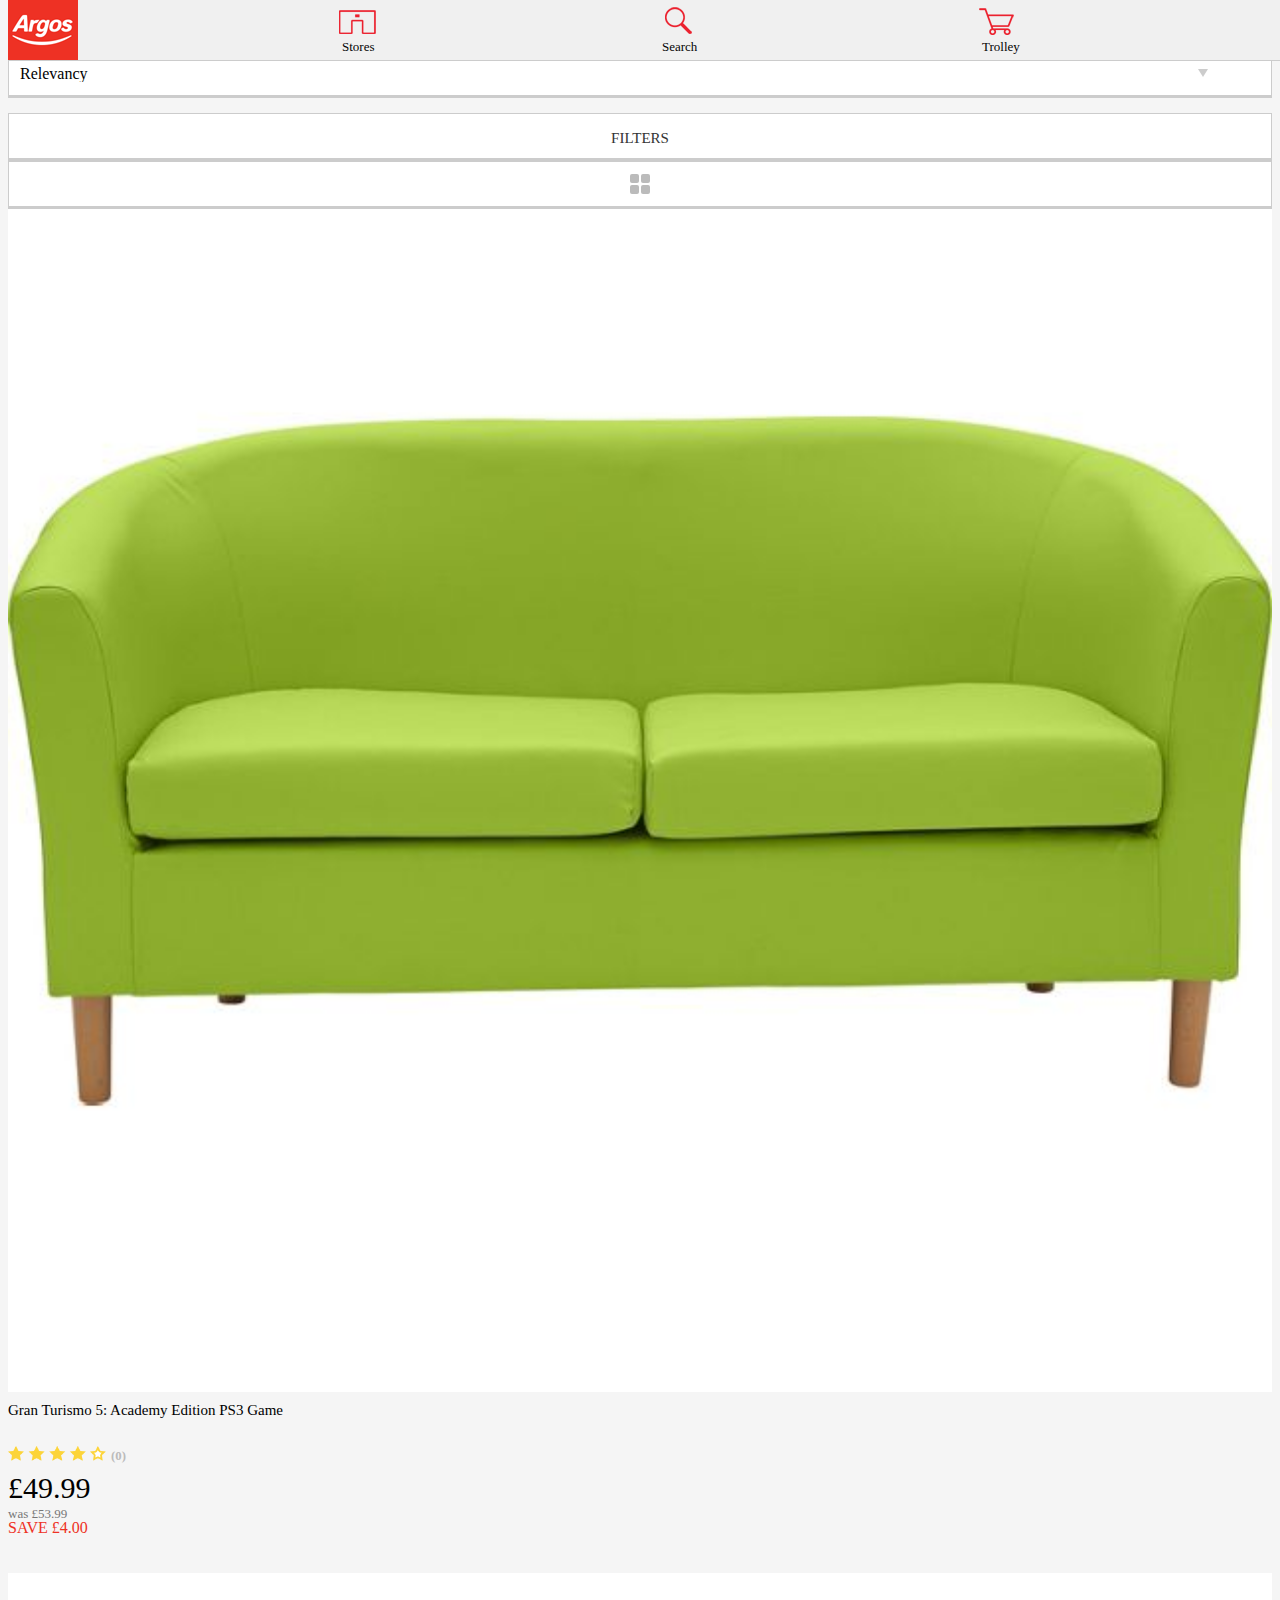
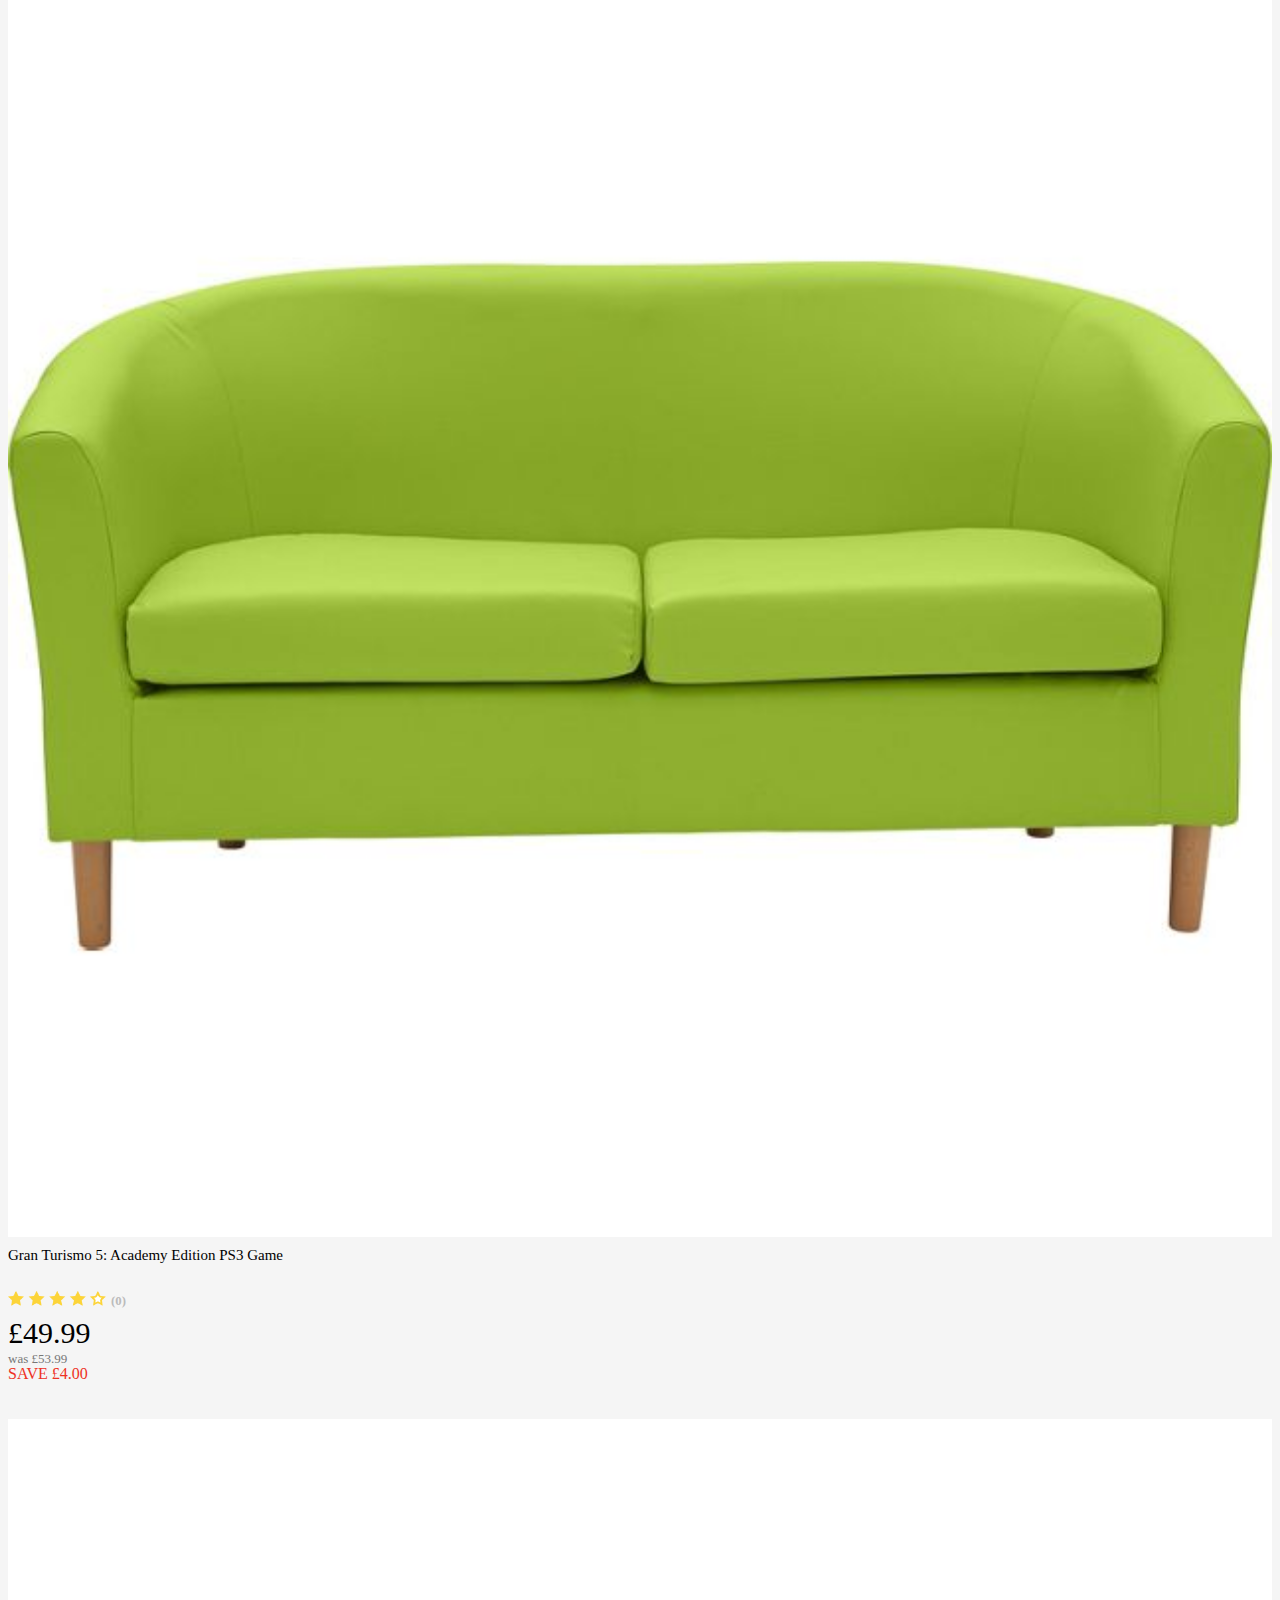
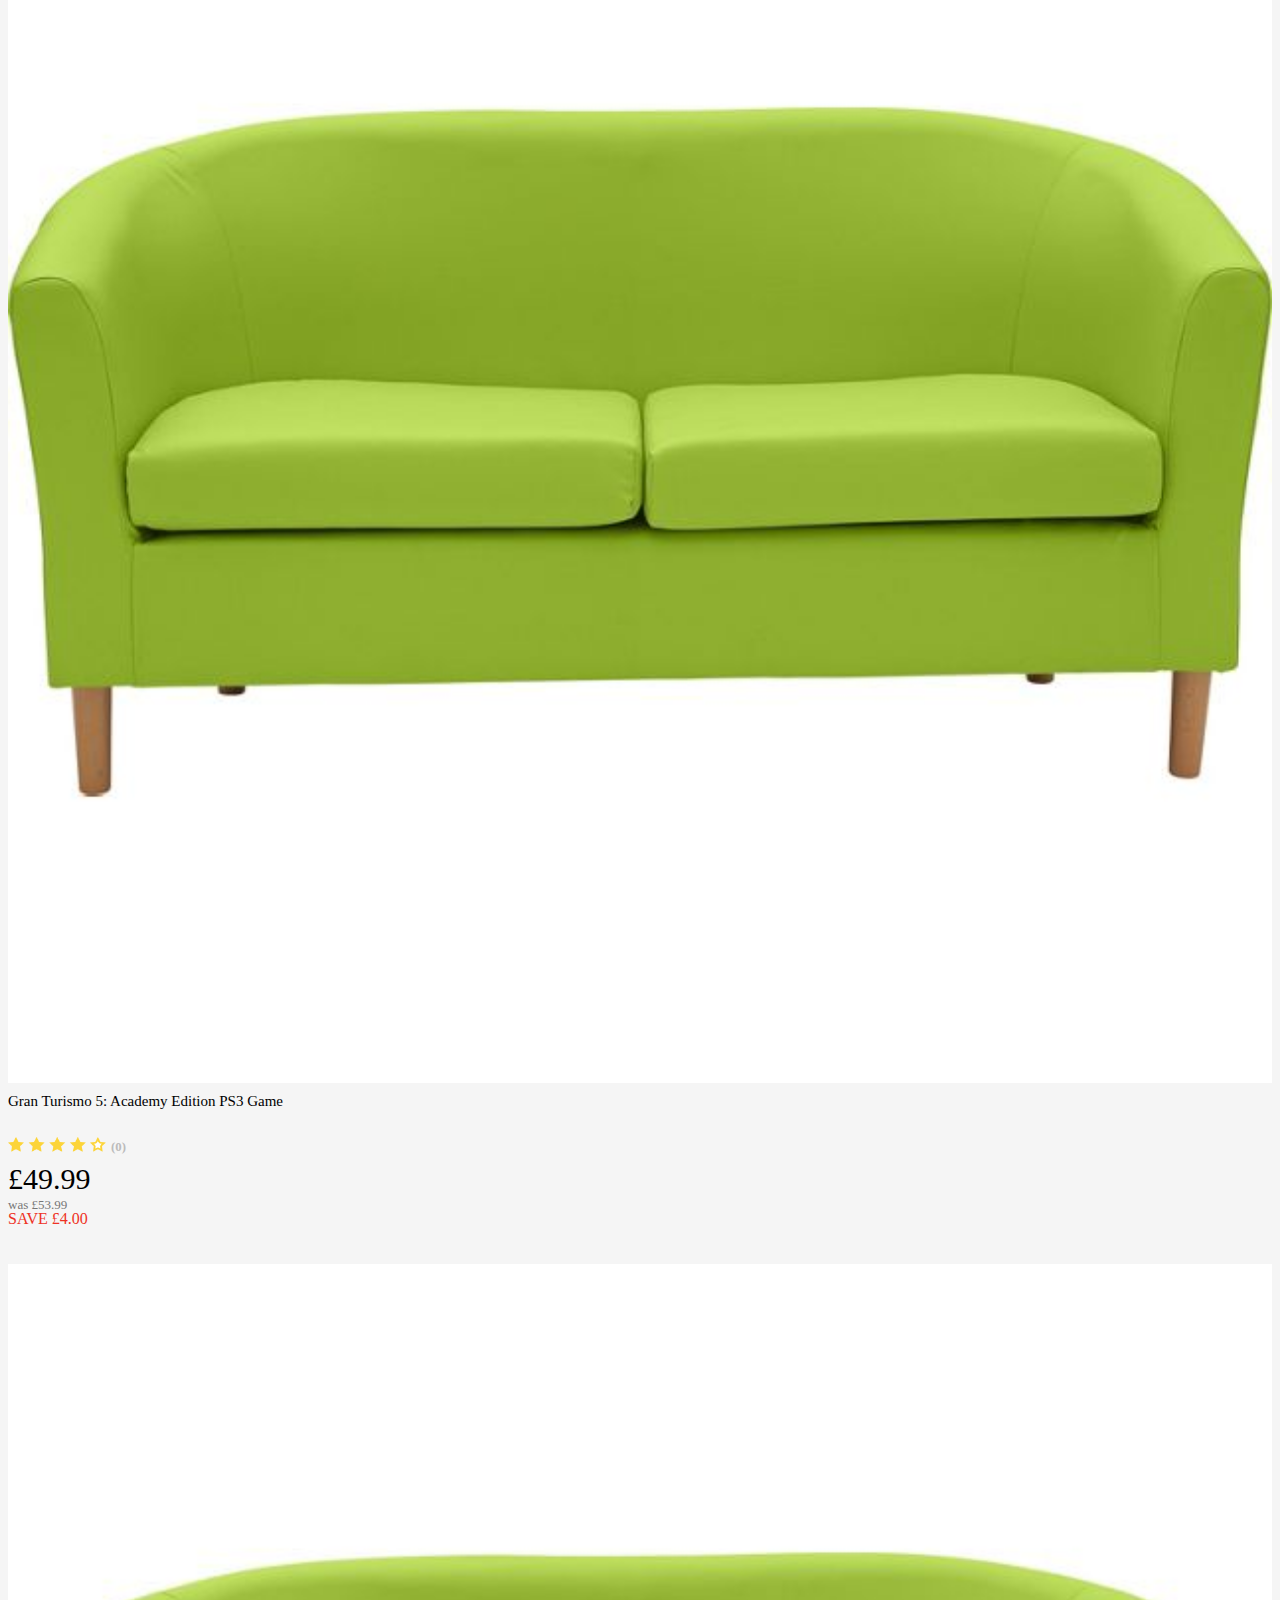
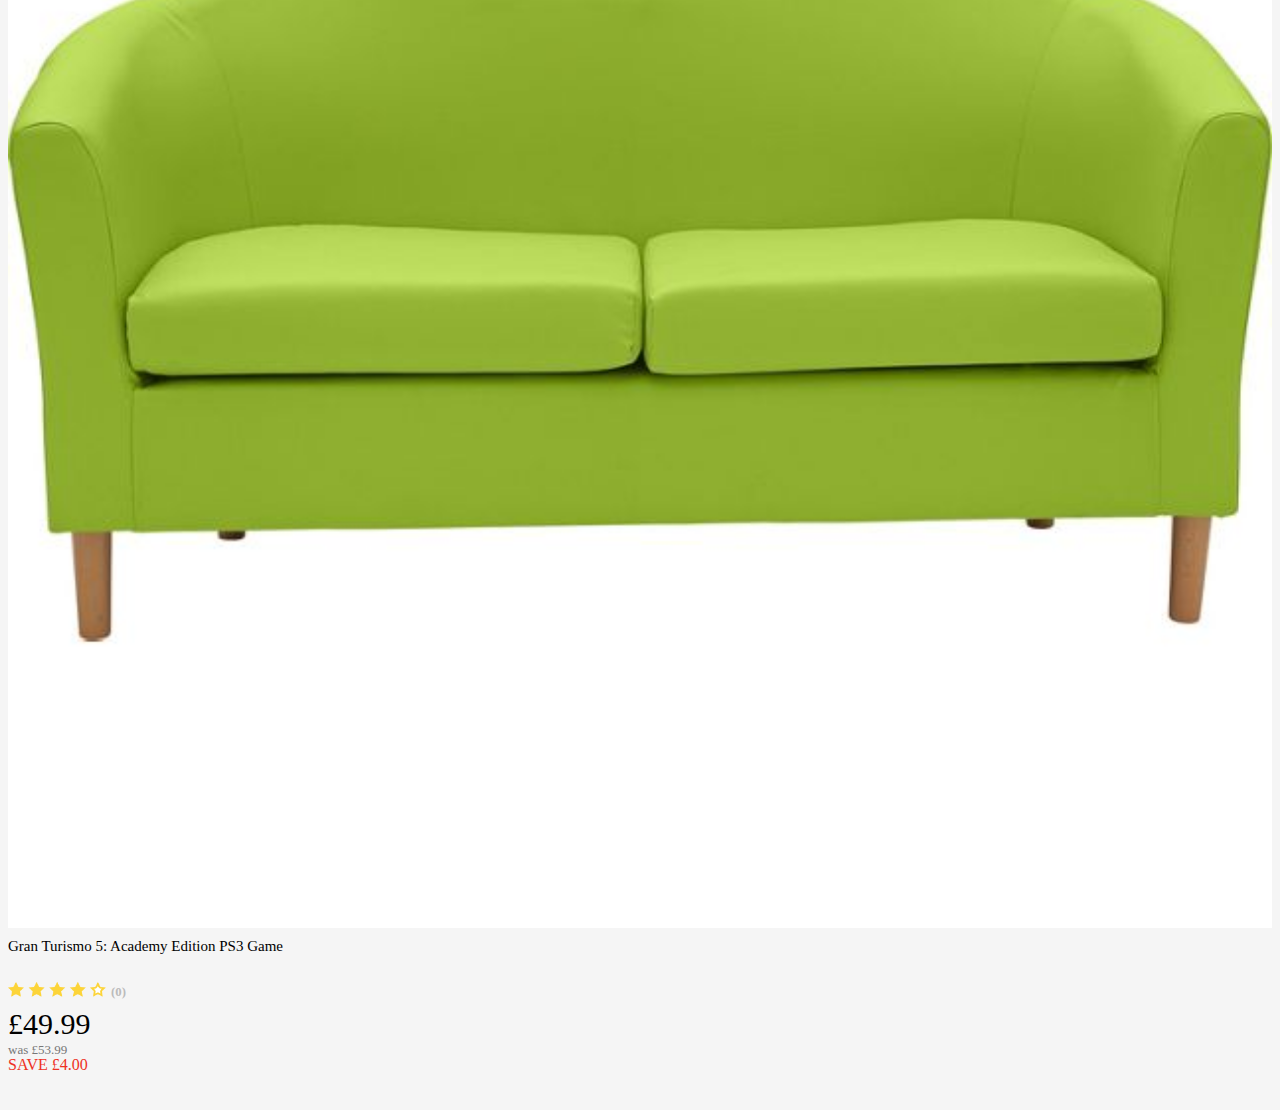
<file: index.html>
<!DOCTYPE html>
<html lang="en" class="js svg"><!--<![endif]-->
    
    <head>
        <meta http-equiv="Content-Type" content="text/html; charset=windows-1252">
        <meta charset="utf-8">   
        <meta name="viewport" content="width=device-width, initial-scale=1">	
        <meta name="robots" content="noindex,nofollow">		
        <meta http-equiv="X-UA-Compatible" content="IE=edge,chrome=1">	
        <meta http-equiv="Set-Cookie" content="LastBrowseCookie=http%3A%2F%2Fwww.dxax2wcsit00101.argos.co.uk%2Fwebapp%2Fwcs%2Fstores%2Fservlet%2FProductDisplay%3FcatalogId%3D24551%26version%3Dbeta%26langId%3D110%26partNumber%3D9806061%26storeId%3D10151; path=/">
        <link rel="alternate" media="only screen and (max-width: 640px)" href="http://www.argos.co.uk/m/static/Product/partNumber/9806061.htm">
        <link rel="icon" href="http://www.argos.co.uk/wcsstore/argos/v2/public/img/favicon.ico" type="image/x-icon">
        <link rel="stylesheet" href="css/base.css">
        <link rel="stylesheet" href="css/custom.css">
        <link rel="stylesheet" href="http://www.argos.co.uk/wcsstore/argos/en_GB/siteAssets/css/home.css">
        <title>Argos test template</title>
    </head>
	
	<body>
        
        <header class="mainheader">
            <ul class="headerbar">
              <li class="header_item logo"><a></a></li>
              <li class="header_item stores"><a>Stores</a></li>
              <li class="header_item search"><a>Search</a></li>
              <li class="header_item trolley"><a>Trolley</a></li>
            </ul>
        </header>
        
        <div class="columns twelve results">
            <p>"Search term"</p>
        </div>
        
        <div class="columns twelve filters">
            <div class="columns seven">
                <div class="dropdown" style="width: 100%">
                    <select style="width: 100%">
                        <option value="dropdown">Relevancy</option>
                        <option value="option1">Price: Low to High</option>
                        <option value="option2">Price: High to Low</option>
                        <option value="option3">Promotions</option>
                        <option value="option4">Customer Ratings</option>
                    </select>
                </div>
            </div>
            <div class="columns three"><a class="button field fullwidth">Filters</a></div>
            <div class="columns two"><a class="button view field fullwidth"><p><span></span><span></span><span></span><span></span></p></a></div>
        </div>
        
        <div class="columns twelve product">
            <div class="columns four">
                <div class="prodimg"></div>
            </div>
            <div class="columns eight">
                <h2 class="prodtitle">Gran Turismo 5: Academy Edition PS3 Game</h2>
                <div class="reviews">
                    <span>(0)</span> 
                </div>
                <span class="mainprice">&pound;49.99</span>
                <div class="otherpricing">
                    <span class="wasprice">was &pound;53.99</span><br/>
                    <span class="saving">save &pound;4.00</span>
                </div>
            </div>
        </div>
        
        <div class="columns twelve product">
            <div class="columns four">
                <div class="prodimg"></div>
            </div>
            <div class="columns eight">
                <h2 class="prodtitle">Gran Turismo 5: Academy Edition PS3 Game</h2>
                <div class="reviews">
                    <span>(0)</span> 
                </div>
                <span class="mainprice">&pound;49.99</span>
                <div class="otherpricing">
                    <span class="wasprice">was &pound;53.99</span><br/>
                    <span class="saving">save &pound;4.00</span>
                </div>
            </div>
        </div>
        
        <div class="columns twelve product">
            <div class="columns four">
                <div class="prodimg"></div>
            </div>
            <div class="columns eight">
                <h2 class="prodtitle">Gran Turismo 5: Academy Edition PS3 Game</h2>
                <div class="reviews">
                    <span>(0)</span> 
                </div>
                <span class="mainprice">&pound;49.99</span>
                <div class="otherpricing">
                    <span class="wasprice">was &pound;53.99</span><br/>
                    <span class="saving">save &pound;4.00</span>
                </div>
            </div>
        </div>
        
        <div class="columns twelve product">
            <div class="columns four">
                <div class="prodimg"></div>
            </div>
            <div class="columns eight">
                <h2 class="prodtitle">Gran Turismo 5: Academy Edition PS3 Game</h2>
                <div class="reviews">
                    <span>(0)</span> 
                </div>
                <span class="mainprice">&pound;49.99</span>
                <div class="otherpricing">
                    <span class="wasprice">was &pound;53.99</span><br/>
                    <span class="saving">save &pound;4.00</span>
                </div>
            </div>
        </div>
        
        <footer></footer>
    </body>
</html>
</file>
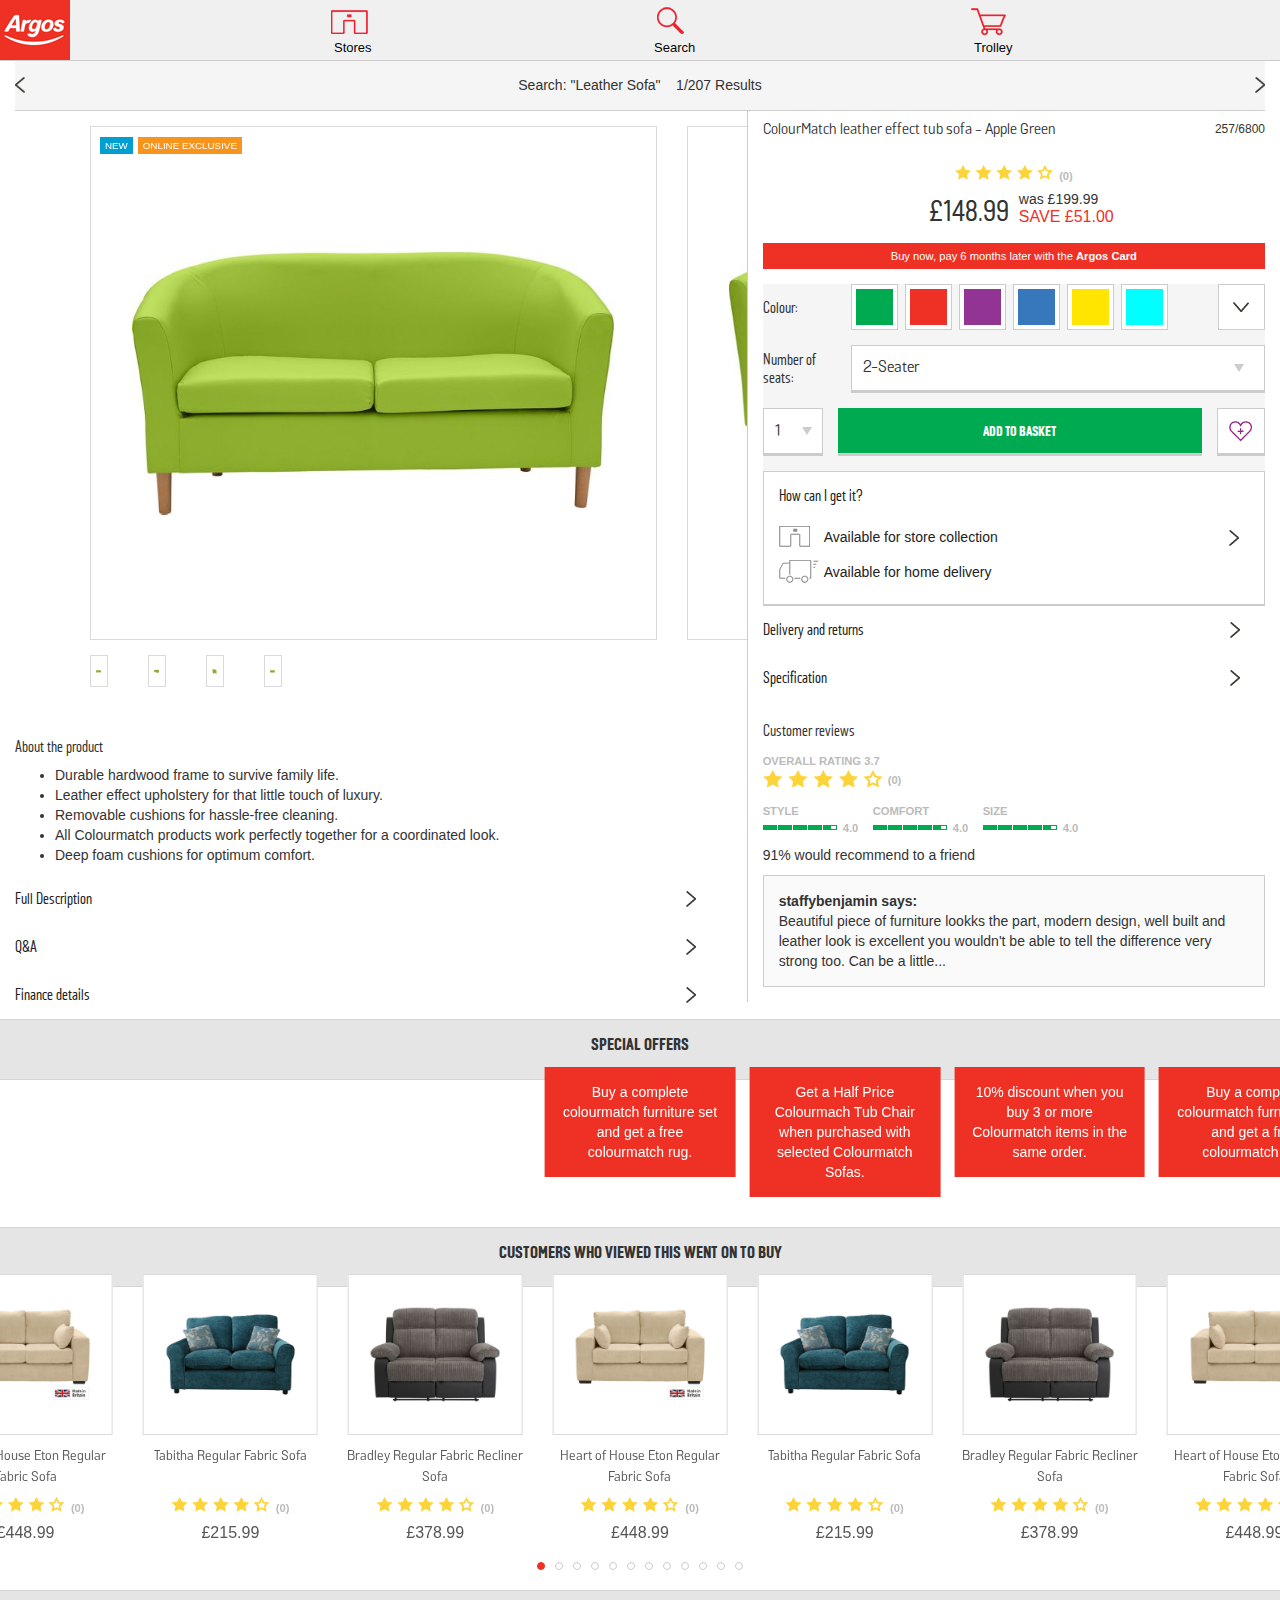
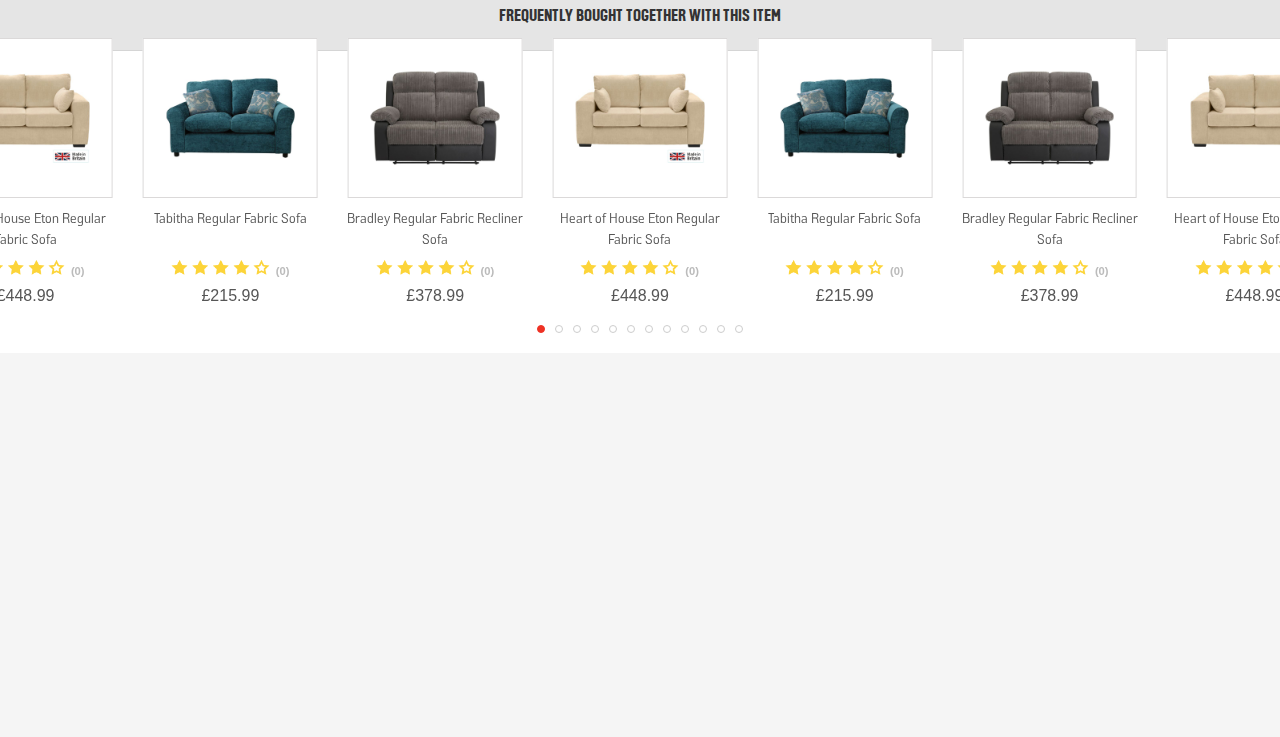
<file: pdp.html>
<!DOCTYPE html>
<html lang="en" class="js svg"><!--<![endif]-->
    
    <head>
        <meta http-equiv="Content-Type" content="text/html; charset=windows-1252">
        <meta charset="utf-8">   
        <meta name="viewport" content="width=device-width, initial-scale=1">	
        <meta name="robots" content="noindex,nofollow">		
        <meta http-equiv="X-UA-Compatible" content="IE=edge,chrome=1">	
        <meta http-equiv="Set-Cookie" content="LastBrowseCookie=http%3A%2F%2Fwww.dxax2wcsit00101.argos.co.uk%2Fwebapp%2Fwcs%2Fstores%2Fservlet%2FProductDisplay%3FcatalogId%3D24551%26version%3Dbeta%26langId%3D110%26partNumber%3D9806061%26storeId%3D10151; path=/">
        <link rel="alternate" media="only screen and (max-width: 640px)" href="http://www.argos.co.uk/m/static/Product/partNumber/9806061.htm">
        <link rel="icon" href="http://www.argos.co.uk/wcsstore/argos/v2/public/img/favicon.ico" type="image/x-icon">
        
        <link rel="stylesheet" href="css/argos-style.css">
        <link rel="stylesheet" href="css/argos-style-theme.css"> 
        <link rel="stylesheet" href="css/base.css">
        <link rel="stylesheet" href="css/custom.css">
        <link rel="stylesheet" href="css/swiper.css"> 
        <link rel="stylesheet" href="http://www.argos.co.uk/wcsstore/argos/en_GB/siteAssets/css/home.css">
        
        <script src="https://ajax.googleapis.com/ajax/libs/jquery/1.11.3/jquery.min.js"></script>   
        <script type="text/javascript" src="js/overlay.js"></script>    
        <script type="text/javascript" src="js/argos-style.js"></script>  
        <script type="text/javascript" src="js/swiper.jquery.js"></script>             

        <title>Argos Vision Prototype - PDP</title>
    </head>
	
	<body>
        
        <header class="mainheader">
            <ul class="headerbar">
              <li class="header_item logo"><a></a></li>
              <li class="header_item stores"><a>Stores</a></li>
              <li class="header_item search"><a>Search</a></li>
              <li class="header_item trolley"><a>Trolley</a></li>
            </ul>
        </header>
        
        <div class="container-fluid pdpcontent">
            <div class="pdpnav">
                <div style="display: flex; align-items: center;">
                    <a class="left" href="plp.html"></a>
                    <span class="searchterm">Search: <span>"Leather Sofa"&nbsp;&nbsp;&nbsp;&nbsp;1/207 Results</span></span>
                    <a class="right"></a>
                </div>
            </div>
            <div>
                <div class="row">
                    <div class="pdp-left"><div class="row"></div></div>
                    <div class="pdp-right"><div class="row"></div></div>
                    <div class="left-1" style="overflow: hidden;">    
                        <!-- Slider main container -->
                        <div class="swiper-container main-swiper">
                            <!-- Additional required wrapper -->
                            <div class="swiper-wrapper">
                                <!-- Slides -->
                                <div class="swiper-slide">
                                    <div class="cardify">
                                        <img src="img/prod-img/prod1.jpg"/>
                                    </div>
                                </div>
                                <div class="swiper-slide">
                                    <div class="cardify">
                                        <img src="img/prod-img/prod2.jpg"/>
                                    </div>
                                </div>
                                <div class="swiper-slide">
                                    <div class="cardify">
                                        <img src="img/prod-img/prod3.jpg"/>
                                    </div>
                                </div>
                                <div class="swiper-slide">
                                    <div class="cardify">
                                        <img src="img/prod-img/prod4.jpg"/>
                                    </div>
                                </div>
                            </div>
                            <!-- If we need pagination -->
                            <div class="swiper-pagination"></div>
                        </div>
                        <div class="swiper-container gallery-thumbs">
                        <!-- Additional required wrapper -->
                            <div class="swiper-wrapper">
                                <!-- Slides -->
                                <div class="swiper-slide">
                                    <div class="cardify">
                                        <img src="img/prod-img/prod1.jpg"/>
                                    </div>
                                </div>
                                <div class="swiper-slide">
                                    <div class="cardify">
                                        <img src="img/prod-img/prod2.jpg"/>
                                    </div>
                                </div>
                                <div class="swiper-slide">
                                    <div class="cardify">
                                        <img src="img/prod-img/prod3.jpg"/>
                                    </div>
                                </div>
                                <div class="swiper-slide">
                                    <div class="cardify">
                                        <img src="img/prod-img/prod4.jpg"/>
                                    </div>
                                </div>
                            </div>
                        </div>
                        <div id="swiperscript">
                            <script> 
                                var mainSwiper = new Swiper(".main-swiper", { 
                                    slidesPerView: 1, 
                                    pagination: ".swiper-pagination" }); 
                                var swiperThumbs = new Swiper(".gallery-thumbs", { 
                                    spaceBetween: 10, 
                                    touchRatio: 0.2, 
                                    slideToClickedSlide: true }); 
                                mainSwiper.params.control = swiperThumbs; 
                                swiperThumbs.params.control = mainSwiper; 
                            </script>
                        </div>

                        <div class="flags">
                            <span class="flagnew">NEW</span>
                            <span class="flagonline">ONLINE EXCLUSIVE</span>
                        </div>
                    </div>
                    <div class="col-xs-12 left-2">
                        <h3>About the product</h3>
                            <ul>
                                <li>Durable hardwood frame to survive family life.</li>
                                <li>Leather effect upholstery for that little touch of luxury.</li>
                                <li>Removable cushions for hassle-free cleaning.</li>
                                <li>All Colourmatch products work perfectly together for a coordinated look.</li>
                                <li>Deep foam cushions for optimum comfort.</li>
                            </ul>
                    </div>
                    <div class="col-xs-12 left-3">
                        <div class="linkbar">
                            <h3><a>Full Description</a></h3>
                        </div>
                        <div class="linkbar">
                            <h3><a>Q&amp;A</a></h3>
                        </div>
                        <div class="linkbar">
                            <h3><a>Finance details</a></h3>
                        </div>
                    </div>
                    <div class="col-xs-12 right-1">
                        <div class="prodinfo">
                            <div>
                                <h1 class="prodtitle">ColourMatch leather effect tub sofa - Apple Green</h1>
                                <span class="catno">257/6800</span>
                            </div>
                            <div class="reviews">
                                <span>(0)</span> 
                            </div>
                            <div class="row">
                                <div class="col-xs-6 mainprice" style="text-align: right;">&pound;148.99</div>
                                <div class="col-xs-6 subprices">
                                    <span class="wasprice">was &pound;199.99</span><br/>
                                    <span class="savingprice">SAVE &pound;51.00</span>
                                </div>
                            </div>
                            <div class="credit col-xs-12">Buy now, pay 6 months later with the <strong>Argos Card</strong></div>
                        </div>
                        <section class="options">
                            <div class="row">
                                <h3 class="col-xs-3 col-lg-2">Colour:</h3>
                                <div class="col-xs-9 col-lg-10 colours">
                                    <a class="swatch expand" id="showcolours">&nbsp;</a>
                                    <a class="swatch green"><span>Green</span></a>
                                    <a class="swatch red"><span>Red</span></a>
                                    <a class="swatch purple"><span>Purple</span></a>
                                    <a class="swatch blue"><span>Blue</span></a>
                                    <a class="swatch yellow"><span>Yellow</span></a>
                                    <a class="swatch aqua"><span>Aqua</span></a>
                                    <a class="swatch fuchsia"><span>Fuchsia</span></a>
                                    <a class="swatch chocolate"><span>Chocolate</span></a>
                                    <a class="swatch darkslategray"><span>Darkslategray</span></a>
                                    <a class="swatch darkolivegreen"><span>Darkolivegreen</span></a>
                                    <a class="collapse" id="hidecolours">&nbsp;</a>
                                </div>
                            </div>
                            <div class="row">
                                <h3 class="col-xs-3 col-lg-2">Number of seats:</h3>
                                <div class="col-xs-9 col-lg-10">
                                    <div class="dropdown" style="width: 100%;">
                                        <select style="width: 100%;">
                                            <option value="dropdown">2-Seater</option>
                                            <option value="option1">Price: Low to High</option>
                                            <option value="option2">Price: High to Low</option>
                                                             <option value="option3">Promotions</option>
                                            <option value="option4">Customer Ratings</option>
                                        </select>
                                    </div>
                                </div>
                            </div>
                            <div style="display: flex; clear: both;">
                                <div class="dropdown" style="width: 60px; margin-right: 15px;">
                                    <select style="width: 100%; background-position: 80% 50%;">
                                        <option value="dropdown">1</option>
                                        <option value="option1">2</option>
                                        <option value="option2">3</option>
                                        <option value="option3">4</option>
                                        <option value="option4">5</option>
                                        <option value="option6">6</option>
                                        <option value="option7">7</option>
                                        <option value="option8">8</option>
                                        <option value="option9">9</option>
                                    </select>
                                </div>
                                <a class="btn btn-primary touch field" style="text-align: center;">Add to basket</a>
                                <a class="btn btn-default wishlist touch field"><span></span></a>
                            </div>
                            <a class="showoverlay" style="display: block;">
                                <div class="bubble">
                                    <h3>How can I get it?</h3>
                                    <ul class="availability">
                                        <li class="sc">Available for store collection</li>
                                        <li class="hd">Available for home delivery</li>
                                    </ul>
                                </div>
                            </a>
                        </section>
                        <div class="linkbar">
                            <h3><a>Delivery and returns</a></h3>
                        </div>
                    </div>
                    <div class="col-xs-12 right-2">
                        <div class="linkbar">
                            <h3><a>Specification</a></h3>
                        </div>
                    </div>
                    <div class="col-xs-12 right-3">
                        <h3>Customer reviews</h3>
                        <div class="reviews">
                            <span>Overall rating 3.7</span>
                            <span class="stars">(0)</span> 
                            <div class="rating"> 
                                <span>Style</span><br/>
                                <span class="bar">4.0</span>
                            </div>
                            <div class="rating">
                                <span>Comfort</span><br/>
                                <span class="bar">4.0</span>
                            </div>
                            <div class="rating">
                                <span>Size</span><br/>
                                <span class="bar">4.0</span> 
                            </div>
                            <div style="clear: both; padding-top: 10px;">
                                <p>91% would recommend to a friend</p>
                                <div class="bubble"><strong>staffybenjamin says:</strong><br/>Beautiful piece of furniture lookks the part, modern design, well built and leather look is excellent you wouldn't be able to tell the difference very strong too. Can be a little...</div>
                            </div>
                        </div>
                    </div>
                    <h4 class="moduletitle">Special offers</h4>
                    <div class="swiper-container specialoffers-container">
                        <!-- Additional required wrapper -->
                        <div class="swiper-wrapper specialoffers-wrapper">
                            <!-- Slides -->
                            <div class="swiper-slide specialoffers-slide">
                                <div>Buy a complete colourmatch furniture set and get a free colourmatch rug.</div>
                            </div>
                            <div class="swiper-slide specialoffers-slide">
                                <div>Get a Half Price Colourmach Tub Chair when purchased with selected Colourmatch Sofas.</div>
                            </div>
                            <div class="swiper-slide specialoffers-slide">
                                <div>10% discount when you buy 3 or more Colourmatch items in the same order.</div>
                            </div>
                            <div class="swiper-slide specialoffers-slide">
                                <div>Buy a complete colourmatch furniture set and get a free colourmatch rug.</div>
                            </div>
                            <div class="swiper-slide specialoffers-slide">
                                <div>Get a Half Price Colourmach Tub Chair when purchased with selected Colourmatch Sofas.</div>
                            </div>
                            <div class="swiper-slide specialoffers-slide">
                                <div>10% discount when you buy 3 or more Colourmatch items in the same order.</div>
                            </div>
                        </div>
                        <!-- If we need pagination -->
                        <div class="specialoffers-pagination">
                            <style>
                                .specialoffers-container { 
                                    width: 100%; 
                                    height: auto; 
                                } 
                            </style> 
                            <script> 
                                var soswiper = new Swiper(".specialoffers-container", { 
                                    slidesPerView: 5, 
                                    centeredSlides: true,
                                    breakpoints: { 
                                        1200: { 
                                            slidesPerView: 5 
                                        }, 
                                        992: { 
                                            slidesPerView: 3 
                                        }, 
                                        768: { 
                                            slidesPerView: 3 
                                        }, 
                                        500: { 
                                            slidesPerView: 1 
                                        } 
                                    } 
                                }); 
                            </script>
                        </div>
                    </div>
                    <div id="soscript"></div>
                    <h4 class="moduletitle">Customers who viewed this went on to buy</h3>
                    <div class="swiper-container products-container prod-one">
                        <!-- Additional required wrapper -->
                        <div class="swiper-wrapper products-wrapper">
                            <!-- Slides -->
                            <div class="swiper-slide products-slide">
                                <div class="otherprod">
                                    <div class="cardify">
                                        <img src="img/prod-img/eton.jpg"/>
                                    </div>
                                    <h4>Heart of House Eton Regular Fabric Sofa</h4>
                                    <div class="reviews">
                                        <span>(0)</span> 
                                    </div>
                                    <div class="price">&pound;448.99</div>       
                                </div>
                            </div>
                            <div class="swiper-slide products-slide">
                                <div class="otherprod">
                                    <div class="cardify">
                                        <img src="img/prod-img/tabitha.jpg"/>
                                    </div>
                                    <h4>Tabitha Regular Fabric Sofa</h4>
                                    <div class="reviews">
                                        <span>(0)</span>
                                    </div>
                                    <div class="price">&pound;215.99</div>            
                                </div>
                            </div>
                            <div class="swiper-slide products-slide">
                                <div class="otherprod">
                                    <div class="cardify">
                                        <img src="img/prod-img/bradley.jpg"/>
                                    </div>
                                    <h4>Bradley Regular Fabric Recliner Sofa</h4>
                                    <div class="reviews">
                                        <span>(0)</span>
                                    </div>
                                    <div class="price">&pound;378.99</div>            
                                </div>
                            </div>
                            <div class="swiper-slide products-slide">
                                <div class="otherprod">
                                    <div class="cardify">
                                        <img src="img/prod-img/eton.jpg"/>
                                    </div>
                                    <h4>Heart of House Eton Regular Fabric Sofa</h4>
                                    <div class="reviews">
                                        <span>(0)</span> 
                                    </div>
                                    <div class="price">&pound;448.99</div>       
                                </div>
                            </div>
                            <div class="swiper-slide products-slide">
                                <div class="otherprod">
                                    <div class="cardify">
                                        <img src="img/prod-img/tabitha.jpg"/>
                                    </div>
                                    <h4>Tabitha Regular Fabric Sofa</h4>
                                    <div class="reviews">
                                        <span>(0)</span>
                                    </div>
                                    <div class="price">&pound;215.99</div>            
                                </div>
                            </div>
                            <div class="swiper-slide products-slide">
                                <div class="otherprod">
                                    <div class="cardify">
                                        <img src="img/prod-img/bradley.jpg"/>
                                    </div>
                                    <h4>Bradley Regular Fabric Recliner Sofa</h4>
                                    <div class="reviews">
                                        <span>(0)</span>
                                    </div>
                                    <div class="price">&pound;378.99</div>            
                                </div>
                            </div>
                            <div class="swiper-slide products-slide">
                                <div class="otherprod">
                                    <div class="cardify">
                                        <img src="img/prod-img/eton.jpg"/>
                                    </div>
                                    <h4>Heart of House Eton Regular Fabric Sofa</h4>
                                    <div class="reviews">
                                        <span>(0)</span> 
                                    </div>
                                    <div class="price">&pound;448.99</div>       
                                </div>
                            </div>
                            <div class="swiper-slide products-slide">
                                <div class="otherprod">
                                    <div class="cardify">
                                        <img src="img/prod-img/tabitha.jpg"/>
                                    </div>
                                    <h4>Tabitha Regular Fabric Sofa</h4>
                                    <div class="reviews">
                                        <span>(0)</span>
                                    </div>
                                    <div class="price">&pound;215.99</div>            
                                </div>
                            </div>
                            <div class="swiper-slide products-slide">
                                <div class="otherprod">
                                    <div class="cardify">
                                        <img src="img/prod-img/bradley.jpg"/>
                                    </div>
                                    <h4>Bradley Regular Fabric Recliner Sofa</h4>
                                    <div class="reviews">
                                        <span>(0)</span>
                                    </div>
                                    <div class="price">&pound;378.99</div>            
                                </div>
                            </div>
                            <div class="swiper-slide products-slide">
                                <div class="otherprod">
                                    <div class="cardify">
                                        <img src="img/prod-img/eton.jpg"/>
                                    </div>
                                    <h4>Heart of House Eton Regular Fabric Sofa</h4>
                                    <div class="reviews">
                                        <span>(0)</span> 
                                    </div>
                                    <div class="price">&pound;448.99</div>       
                                </div>
                            </div>
                            <div class="swiper-slide products-slide">
                                <div class="otherprod">
                                    <div class="cardify">
                                        <img src="img/prod-img/tabitha.jpg"/>
                                    </div>
                                    <h4>Tabitha Regular Fabric Sofa</h4>
                                    <div class="reviews">
                                        <span>(0)</span>
                                    </div>
                                    <div class="price">&pound;215.99</div>            
                                </div>
                            </div>
                            <div class="swiper-slide products-slide">
                                <div class="otherprod">
                                    <div class="cardify">
                                        <img src="img/prod-img/bradley.jpg"/>
                                    </div>
                                    <h4>Bradley Regular Fabric Recliner Sofa</h4>
                                    <div class="reviews">
                                        <span>(0)</span>
                                    </div>
                                    <div class="price">&pound;378.99</div>            
                                </div>
                            </div>                        </div>
                        <!-- If we need pagination -->
                        <div class="prod-one-pagination"></div>
                    </div>
                    <div id="viewedslider">
                        <script> 
                            var viewedswiper = new Swiper(".prod-one", { 
                                pagination: ".prod-one-pagination", 
                                paginationClickable: true, 
                                loop: true, 
                                slidesPerView: 5, 
                                centeredSlides: true, 
                                breakpoints: { 
                                    1200: { 
                                        slidesPerView: 5 
                                    }, 
                                    992: { 
                                        slidesPerView: 3 
                                    }, 
                                    768: { 
                                        slidesPerView: 3 
                                    }, 
                                    500: { 
                                        slidesPerView: 1 
                                    } 
                                } 
                            }); 
                        </script>
                    </div>
                    <h4 class="moduletitle">Frequently bought together with this item</h3>
                    <div class="swiper-container products-container prod-two">
                        <!-- Additional required wrapper -->
                        <div class="swiper-wrapper products-wrapper">
                            <!-- Slides -->
                            <div class="swiper-slide products-slide">
                                <div class="otherprod">
                                    <div class="cardify">
                                        <img src="img/prod-img/eton.jpg"/>
                                    </div>
                                    <h4>Heart of House Eton Regular Fabric Sofa</h4>
                                    <div class="reviews">
                                        <span>(0)</span> 
                                    </div>
                                    <div class="price">&pound;448.99</div>       
                                </div>
                            </div>
                            <div class="swiper-slide products-slide">
                                <div class="otherprod">
                                    <div class="cardify">
                                        <img src="img/prod-img/tabitha.jpg"/>
                                    </div>
                                    <h4>Tabitha Regular Fabric Sofa</h4>
                                    <div class="reviews">
                                        <span>(0)</span>
                                    </div>
                                    <div class="price">&pound;215.99</div>            
                                </div>
                            </div>
                            <div class="swiper-slide products-slide">
                                <div class="otherprod">
                                    <div class="cardify">
                                        <img src="img/prod-img/bradley.jpg"/>
                                    </div>
                                    <h4>Bradley Regular Fabric Recliner Sofa</h4>
                                    <div class="reviews">
                                        <span>(0)</span>
                                    </div>
                                    <div class="price">&pound;378.99</div>            
                                </div>
                            </div>
                            <div class="swiper-slide products-slide">
                                <div class="otherprod">
                                    <div class="cardify">
                                        <img src="img/prod-img/eton.jpg"/>
                                    </div>
                                    <h4>Heart of House Eton Regular Fabric Sofa</h4>
                                    <div class="reviews">
                                        <span>(0)</span> 
                                    </div>
                                    <div class="price">&pound;448.99</div>       
                                </div>
                            </div>
                            <div class="swiper-slide products-slide">
                                <div class="otherprod">
                                    <div class="cardify">
                                        <img src="img/prod-img/tabitha.jpg"/>
                                    </div>
                                    <h4>Tabitha Regular Fabric Sofa</h4>
                                    <div class="reviews">
                                        <span>(0)</span>
                                    </div>
                                    <div class="price">&pound;215.99</div>            
                                </div>
                            </div>
                            <div class="swiper-slide products-slide">
                                <div class="otherprod">
                                    <div class="cardify">
                                        <img src="img/prod-img/bradley.jpg"/>
                                    </div>
                                    <h4>Bradley Regular Fabric Recliner Sofa</h4>
                                    <div class="reviews">
                                        <span>(0)</span>
                                    </div>
                                    <div class="price">&pound;378.99</div>            
                                </div>
                            </div>
                            <div class="swiper-slide products-slide">
                                <div class="otherprod">
                                    <div class="cardify">
                                        <img src="img/prod-img/eton.jpg"/>
                                    </div>
                                    <h4>Heart of House Eton Regular Fabric Sofa</h4>
                                    <div class="reviews">
                                        <span>(0)</span> 
                                    </div>
                                    <div class="price">&pound;448.99</div>       
                                </div>
                            </div>
                            <div class="swiper-slide products-slide">
                                <div class="otherprod">
                                    <div class="cardify">
                                        <img src="img/prod-img/tabitha.jpg"/>
                                    </div>
                                    <h4>Tabitha Regular Fabric Sofa</h4>
                                    <div class="reviews">
                                        <span>(0)</span>
                                    </div>
                                    <div class="price">&pound;215.99</div>            
                                </div>
                            </div>
                            <div class="swiper-slide products-slide">
                                <div class="otherprod">
                                    <div class="cardify">
                                        <img src="img/prod-img/bradley.jpg"/>
                                    </div>
                                    <h4>Bradley Regular Fabric Recliner Sofa</h4>
                                    <div class="reviews">
                                        <span>(0)</span>
                                    </div>
                                    <div class="price">&pound;378.99</div>            
                                </div>
                            </div>
                            <div class="swiper-slide products-slide">
                                <div class="otherprod">
                                    <div class="cardify">
                                        <img src="img/prod-img/eton.jpg"/>
                                    </div>
                                    <h4>Heart of House Eton Regular Fabric Sofa</h4>
                                    <div class="reviews">
                                        <span>(0)</span> 
                                    </div>
                                    <div class="price">&pound;448.99</div>       
                                </div>
                            </div>
                            <div class="swiper-slide products-slide">
                                <div class="otherprod">
                                    <div class="cardify">
                                        <img src="img/prod-img/tabitha.jpg"/>
                                    </div>
                                    <h4>Tabitha Regular Fabric Sofa</h4>
                                    <div class="reviews">
                                        <span>(0)</span>
                                    </div>
                                    <div class="price">&pound;215.99</div>            
                                </div>
                            </div>
                            <div class="swiper-slide products-slide">
                                <div class="otherprod">
                                    <div class="cardify">
                                        <img src="img/prod-img/bradley.jpg"/>
                                    </div>
                                    <h4>Bradley Regular Fabric Recliner Sofa</h4>
                                    <div class="reviews">
                                        <span>(0)</span>
                                    </div>
                                    <div class="price">&pound;378.99</div>            
                                </div>
                            </div>                        </div>
                        <!-- If we need pagination -->
                        <div class="prod-two-pagination"></div>
                    </div>
                    <div id="freqslider">
                        <script> 
                            var freqswiper = new Swiper(".prod-two", { 
                                loop: true, 
                                pagination: ".prod-two-pagination", 
                                paginationClickable: true, 
                                loop: true, 
                                slidesPerView: 5, 
                                centeredSlides: true, 
                                breakpoints: { 
                                    1200: {
                                        slidesPerView: 5 
                                    },
                                    992: { 
                                        slidesPerView: 3 
                                    }, 
                                    768: { 
                                        slidesPerView: 3 
                                    }, 
                                    500: { 
                                        slidesPerView: 1 
                                    } 
                                } 
                            }); 
                        </script>
                    </div>
                </div>
            
                
                <div class="dock">
                    <div class="container">
                        <div class="col-xs-6">
                            <h4 style="margin: 0;"><small>ColourMatch Leather Effect Tub Sofa - Apple Green - <span class="price" style="font-weight: normal;">&pound;72.99</span></small></h4>        
                        </div>
                        <div class="col-xs-6">
                            <a class="btn btn-primary" style="width: 100%">Add to Basket</a>
                        </div>
                    </div>
                </div>
                
                <div class="backtotop">
                    <a id="totop"></a>
                </div>

            </div>   
                        
            <div class="overlay">
                <div class="overlay-inner overlay-out">
                    <div class="overlaynav">
                        <div class="container" style="display: flex;">
                            <a class="left hideoverlay" style="text-indent: 30px; width: auto;">Back to your results</a>
                        </div>
                    </div>
                    <div class="container">
                        <h3>How can I get it?</h3>
                        <ul class="availability">
                            <li class="sc">Available for store collection</li>
                            <p>Tell us where you are or <a>sign in</a> and we can tell you which items are in stock at your local store!</p>
                            <input type="text" value="Postcode or town name"><a class="btn btn-default field">Go</a>
                            <hr/>
                            <li class="hd">Available for home delivery</li>
                            <p>Tell us where you want deliveries or <a>sign in</a> and we can tell you if we can delivery to you.</p>
                            <input type="text" value="Postcode"><a class="btn btn-default field">Go</a>
                        </ul>
                        <div class="bubble">These settings cover the whole site so you only need to do this once to see availability for every item we sell!</div>
                    </div>
                </div>
            </div>
            
        </div>
            
    </div>
        
    <footer></footer> 
        
</body>
</html>
</file>
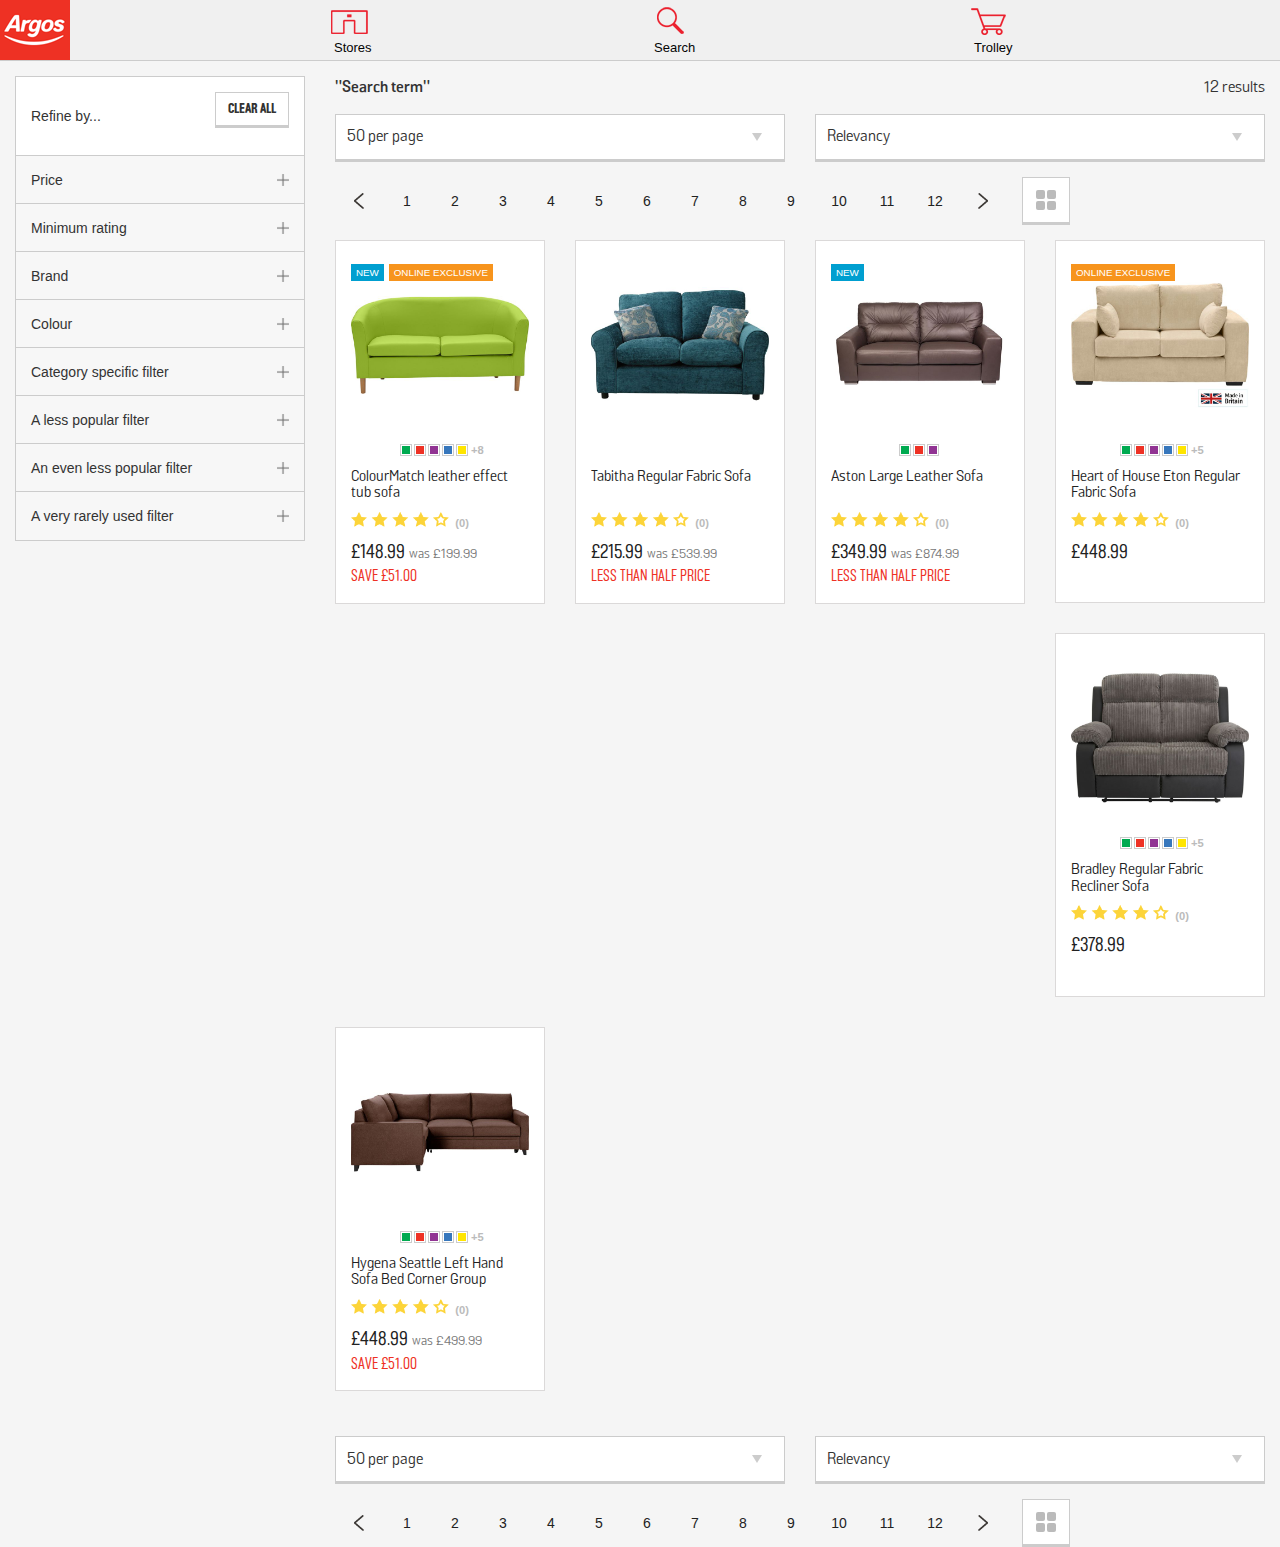
<file: plp.html>
<!DOCTYPE html>
<html lang="en" class="js svg"><!--<![endif]-->
    
    <head>
        <meta http-equiv="Content-Type" content="text/html; charset=windows-1252">
        <meta charset="utf-8">   
        <meta name="viewport" content="width=device-width, initial-scale=1">	
        <meta name="robots" content="noindex,nofollow">		
        <meta http-equiv="X-UA-Compatible" content="IE=edge,chrome=1">	
        <meta http-equiv="Set-Cookie" content="LastBrowseCookie=http%3A%2F%2Fwww.dxax2wcsit00101.argos.co.uk%2Fwebapp%2Fwcs%2Fstores%2Fservlet%2FProductDisplay%3FcatalogId%3D24551%26version%3Dbeta%26langId%3D110%26partNumber%3D9806061%26storeId%3D10151; path=/">
        <link rel="alternate" media="only screen and (max-width: 640px)" href="http://www.argos.co.uk/m/static/Product/partNumber/9806061.htm">
        <link rel="icon" href="http://www.argos.co.uk/wcsstore/argos/v2/public/img/favicon.ico" type="image/x-icon">
        
        <link rel="stylesheet" href="css/argos-style.css">
        <link rel="stylesheet" href="css/argos-style-theme.css">   
        <link rel="stylesheet" href="css/base.css">
        <link rel="stylesheet" href="css/custom.css">
        <link rel="stylesheet" href="css/swiper.css">     
        <link rel="stylesheet" href="http://www.argos.co.uk/wcsstore/argos/en_GB/siteAssets/css/home.css">
        
        <script src="https://ajax.googleapis.com/ajax/libs/jquery/1.11.3/jquery.min.js"></script>  
        <script type="text/javascript" src="js/accordion.js" async></script>  
        <script type="text/javascript" src="js/overlay.js" async></script>    
        <script type="text/javascript" src="js/argos-style.js" async></script>

        <title>Argos Vision Prototype - PLP</title>
    </head>
	
	<body>
        
        <header class="mainheader">
            <ul class="headerbar">
              <li class="header_item logo"><a></a></li>
              <li class="header_item stores"><a>Stores</a></li>
              <li class="header_item search"><a>Search</a></li>
              <li class="header_item trolley"><a>Trolley</a></li>
            </ul>
        </header>
        
        <div class="container-fluid main-container">
            <div class="row">
                <div class="filters-overlay col-xs-12 col-sm-5 col-md-4 col-lg-3">
                    <div class="refinenav filters-out">
                        <div style="display: flex;">
                            <a class="left" id="hidefilters" style="text-indent: 30px;">Back to your results</a>
                        </div>
                    </div>
                    <div class="filters-inner filters-out">
                        <div class="accordion">
                            <div style="background-color: #FFF; padding: 15px; border-bottom: 1px solid #CCC;">
                                <div style="line-height: 48px;">Refine by... <a class="btn btn-default" style="float: right;">Clear all</a></div>
                            </div>
                            <div class="accordion-section">
                                <a class="accordion-section-title" href="#accordion-1">Price<span></span></a>
                                <div id="accordion-1" class="accordion-section-content col-xs-12">
                                    <div style="padding: 15px 0; display: flex;">
                                        <div class="col-xs-5" style="display: flex; line-height: 48px;">
                                            &pound; <input type="text" class="fullwidth" style="margin-left: 15px;"/>
                                        </div>
                                        <div class="col-xs-5" style="display: flex; line-height: 48px;">
                                            to&nbsp;&pound; <input type="text" class="fullwidth" style="margin-left: 15px;"/>
                                        </div> 
                                        <div class="col-xs-2">
                                            <a class="btn btn-default fullwidth field touch">Set</a>
                                        </div>
                                    </div>
                                </div><!--end .accordion-section-content-->
                            </div><!--end .accordion-section-->
                            <div class="accordion-section">
                                <a class="accordion-section-title" href="#accordion-2">Minimum rating<span></span></a>
                                <div id="accordion-2" class="accordion-section-content col-xs-12">
                                    <div class="stars">
                                        <form action="">
                                            <input class="star star-5" id="star-5" type="radio" name="star"/>
                                            <label class="star star-5" for="star-5"></label>
                                            <input class="star star-4" id="star-4" type="radio" name="star"/>
                                            <label class="star star-4" for="star-4"></label>
                                            <input class="star star-3" id="star-3" type="radio" name="star"/>
                                            <label class="star star-3" for="star-3"></label>
                                            <input class="star star-2" id="star-2" type="radio" name="star"/>
                                            <label class="star star-2" for="star-2"></label>
                                            <input class="star star-1" id="star-1" type="radio" name="star"/>
                                            <label class="star star-1" for="star-1"></label>
                                        </form>
                                    </div>
                                </div><!--end .accordion-section-content-->
                            </div><!--end .accordion-section-->
                            <div class="accordion-section">
                                <a class="accordion-section-title" href="#accordion-3">Brand<span></span></a>
                                <div id="accordion-3" class="accordion-section-content col-xs-12">
                                    <form>
                                        <input type="checkbox" name="colour" value="1">
                                        <label for="check1">The most popular brand (60)</label><br/>
                                        <input type="checkbox" name="colour" value="2">
                                        <label for="check1">The 2nd most popular brand (43)</label><br/>
                                        <input type="checkbox" name="colour" value="3">
                                        <label for="check1">A brand that's up=and-coming (43)</label><br/>
                                        <input type="checkbox" name="colour" value="4">
                                        <label for="check1">And another one (72)</label><br/>
                                        <input type="checkbox" name="colour" value="5">
                                        <label for="check1">A pretty average brand (10)</label><br/>
                                        <input type="checkbox" name="colour" value="6">
                                        <label for="check1">The brand that almost nobody clicks (1)</label><br/>
                                    </form>
                                    <a class="btn btn-default fullwidth showall" style="float: none; margin-bottom: 15px;">Show all</a>
                                    <form style="display: none;">
                                        <input type="checkbox" name="colour" value="1">
                                        <label for="check1">The most popular brand (60)</label><br/>
                                        <input type="checkbox" name="colour" value="2">
                                        <label for="check1">The 2nd most popular brand (43)</label><br/>
                                        <input type="checkbox" name="colour" value="3">
                                        <label for="check1">A brand that's up=and-coming (43)</label><br/>
                                    </form>
                                </div><!--end .accordion-section-content-->
                            </div><!--end .accordion-section-->
                            <div class="accordion-section">
                                <a class="accordion-section-title" href="#accordion-4">Colour<span></span></a>
                                <div id="accordion-4" class="accordion-section-content col-xs-12">
                                    <div class="colours">
                                        <a class="swatch green"><span>Green</span></a>
                                        <a class="swatch red"><span>Red</span></a>
                                        <a class="swatch purple"><span>Purple</span></a>
                                        <a class="swatch blue"><span>Blue</span></a>
                                        <a class="swatch yellow"><span>Yellow</span></a><a class="swatch green"><span>Green</span></a>
                                        <a class="swatch red"><span>Red</span></a>
                                        <a class="swatch purple"><span>Purple</span></a>
                                        <a class="swatch blue"><span>Blue</span></a>
                                        <a class="swatch yellow"><span>Yellow</span></a><a class="swatch green"><span>Green</span></a>
                                        <a class="swatch red"><span>Red</span></a>
                                        <a class="swatch purple"><span>Purple</span></a>
                                        <a class="swatch blue"><span>Blue</span></a>
                                        <a class="swatch yellow"><span>Yellow</span></a>
                                        <a class="btn btn-default fullwidth">Show all</a>
                                    </div>
                                </div><!--end .accordion-section-content-->
                            </div><!--end .accordion-section-->
                            <div class="accordion-section">
                                <a class="accordion-section-title" href="#accordion-5">Category specific filter<span></span></a>
                                <div id="accordion-5" class="accordion-section-content col-xs-12">
                                    <form>
                                        <input type="checkbox" name="colour" value="1">
                                        <label for="check1">The best version (32)</label><br/>
                                        <input type="checkbox" name="colour" value="2">
                                        <label for="check1">The value for money version (22)</label><br/>
                                        <input type="checkbox" name="colour" value="3">
                                        <label for="check1">The 'interesting' version (2)</label><br/>
                                        <input type="checkbox" name="colour" value="4">
                                        <label for="check1">The 'best of both worlds' version (72)</label><br/>
                                        <input type="checkbox" name="colour" value="5">
                                        <label for="check1">The copycat version (10)</label><br/>
                                        <input type="checkbox" name="colour" value="6">
                                        <label for="check1">The version nobody wants (1)</label><br/>
                                    </form>
                                    <a class="btn btn-default fullwidth showall" style="float: none; margin-bottom: 15px;">Show all</a>
                                    <form style="display: none;">
                                        <input type="checkbox" name="colour" value="1">
                                        <label for="check1">The most popular brand (60)</label><br/>
                                        <input type="checkbox" name="colour" value="2">
                                        <label for="check1">The 2nd most popular brand (43)</label><br/>
                                        <input type="checkbox" name="colour" value="3">
                                        <label for="check1">A brand that's up=and-coming (43)</label><br/>
                                    </form>
                                </div><!--end .accordion-section-content-->
                            </div><!--end .accordion-section-->
                            <div class="accordion-section">
                                <a class="accordion-section-title" href="#accordion-6">A less popular filter<span></span></a>
                                <div id="accordion-6" class="accordion-section-content col-xs-12">
                                    <form>
                                        <input type="checkbox" name="colour" value="Blue">
                                        <label for="check1">Blue</label><br/>
                                        <input type="checkbox" name="colour" value="Red">
                                        <label for="check1">Red</label><br/>
                                        <input type="checkbox" name="colour" value="Green">
                                        <label for="check1">Green</label><br/>
                                        <input type="checkbox" name="colour" value="Yellow">
                                        <label for="check1">Yellow</label><br/>
                                    </form>
                                </div><!--end .accordion-section-content-->
                            </div><!--end .accordion-section-->
                            <div class="accordion-section">
                                <a class="accordion-section-title" href="#accordion-7">An even less popular filter<span></span></a>
                                <div id="accordion-7" class="accordion-section-content col-xs-12">
                                    <form>
                                        <input type="checkbox" name="colour" value="Blue">
                                        <label for="check1">Blue</label><br/>
                                        <input type="checkbox" name="colour" value="Red">
                                        <label for="check1">Red</label><br/>
                                        <input type="checkbox" name="colour" value="Green">
                                        <label for="check1">Green</label><br/>
                                        <input type="checkbox" name="colour" value="Yellow">
                                        <label for="check1">Yellow</label><br/>
                                    </form>
                                </div><!--end .accordion-section-content-->
                            </div><!--end .accordion-section-->
                            <div class="accordion-section">
                                <a class="accordion-section-title" href="#accordion-8">A very rarely used filter<span></span></a>
                                <div id="accordion-8" class="accordion-section-content col-xs-12">
                                    <form>
                                        <input type="checkbox" name="colour" value="Blue">
                                        <label for="check1">Blue</label><br/>
                                        <input type="checkbox" name="colour" value="Red">
                                        <label for="check1">Red</label><br/>
                                        <input type="checkbox" name="colour" value="Green">
                                        <label for="check1">Green</label><br/>
                                        <input type="checkbox" name="colour" value="Yellow">
                                        <label for="check1">Yellow</label><br/>
                                    </form>
                                </div><!--end .accordion-section-content-->
                            </div><!--end .accordion-section-->
                        </div>
                    </div>
                </div>
                <div class="col-xs-12 col-sm-7 col-md-8 col-lg-9">
                    <div class="row results">
                        <span class="col-xs-6">"Search term"</span>
                        <span class="col-xs-6">12 results</span>
                    </div>

                    <div class="row filters">
                        <div class="col-sm-6 hidden-xs">
                            <div class="dropdown" style="width: 100%;">
                                <select style="width: 100%">
                                    <option value="dropdown">50 per page</option>
                                    <option value="option1">25 per page</option>
                                    <option value="option2">10 per page</option>
                                    <option value="option3">Show all</option>
                                </select>
                            </div>
                        </div>
                        <div class="col-xs-3 hidden-sm hidden-md hidden-lg">                            <a class="btn btn-default touch field fullwidth" id="showfilters">Refine</a>
                        </div>
                        <div class="col-xs-6 col-sm-6">
                            <div class="dropdown" style="width: 100%">
                                <select style="width: 100%">
                                    <option value="dropdown">Relevancy</option>
                                    <option value="option1">Price: Low to High</option>
                                    <option value="option2">Price: High to Low</option>
                                    <option value="option3">Promotions</option>
                                    <option value="option4">Customer Ratings</option>
                                </select>
                            </div>
                        </div>
                        <div class="col-xs-3 col-sm-12" style="display: flex;">
                            <div class="hidden-xs" style="display: flex;">
                                <a class="left touch field"></a>
                                <div style="height: 48px; overflow: hidden;">
                                    <a class="field touch pagination">1</a>
                                    <a class="field touch pagination">2</a>
                                    <a class="field touch pagination">3</a>
                                    <a class="field touch pagination">4</a>
                                    <a class="field touch pagination">5</a>
                                    <a class="field touch pagination">6</a>
                                    <a class="field touch pagination">7</a>
                                    <a class="field touch pagination">8</a>
                                    <a class="field touch pagination">9</a>
                                    <a class="field touch pagination">10</a>
                                    <a class="field touch pagination">11</a>
                                    <a class="field touch pagination">12</a>
                                </div>
                                <a class="right touch field"></a>
                            </div>
                            <a class="btn btn-default view viewflip field touch"><p><span></span><span></span><span></span><span></span></p></a>
                        </div>
                    </div>            
            
            
                <div class="row">
                    <div class="product col-xs-12 col-sm-6 col-md-4 col-lg-3">
                        <a class="row showpdp cardify" href="pdp.html">
                            <div class="col-xs-4 col-sm-12 prodleft">
                                <div class="prodimg"></div>
                                <div class="flags flagscolumns" style="display: block;">
                                    <span class="flagnew">NEW</span>
                                    <span class="flagonline">ONLINE EXCLUSIVE</span>
                                </div>
                                <div class="colours">
                                    <div class="swatch green"><span>Green</span></div>
                                    <div class="swatch red"><span>Red</span></div>
                                    <div class="swatch purple"><span>Purple</span></div>
                                    <div class="swatch blue"><span>Blue</span></div>
                                    <div class="swatch yellow"><span>Yellow</span></div>
                                    <span>+8</span>
                                </div>
                            </div>
                            <div class="col-xs-8 col-sm-12 prodright">
                                <div>
                                    <div class="flags" style="display: none;">
                                        <span class="flagnew">NEW</span>
                                        <span class="flagonline">ONLINE EXCLUSIVE</span>
                                    </div>
                                    <h2>ColourMatch leather effect tub sofa</h2>
                                    <div class="reviews">
                                        <span>(0)</span> 
                                    </div>
                                    <span class="price">&pound;148.99</span>
                                    <span class="wasprice">was &pound;199.99</span><br/>
                                    <span class="saving">save &pound;51.00</span>
                                </div>
                            </div>
                            <div class="hidden-xs hidden-sm specs" style="display: none;">
                                <ul>
                                    <li>frame material</li>
                                    <li>covering material</li>
                                    <li>dimensions</li>
                                    <li>seats</li>
                                </ul>
                            </div>
                        </a>
                    </div>

                    <div class="product col-xs-12 col-sm-6 col-md-4 col-lg-3">
                        <a class="row cardify">
                            <div class="col-xs-4 col-sm-12 prodleft">
                                <div class="prodimg tabitha"></div>
                                <div class="colours"></div>
                            </div>
                            <div class="col-xs-8 col-sm-12 prodright">
                                <div>
                                    <h2>Tabitha Regular Fabric Sofa</h2>
                                    <div class="reviews">
                                        <span>(0)</span> 
                                    </div>
                                    <span class="price">&pound;215.99</span>
                                    <span class="wasprice">was &pound;539.99</span><br/>
                                    <span class="saving">Less than Half Price</span>
                                </div>
                            </div>
                            <div class="hidden-xs hidden-sm specs" style="display: none;">
                                <ul>
                                    <li>frame material</li>
                                    <li>covering material</li>
                                    <li>dimensions</li>
                                    <li>seats</li>
                                </ul>
                            </div>
                        </a>
                    </div>
                    
                    <div class="product col-xs-12 col-sm-6 col-md-4 col-lg-3">
                        <a class="row cardify">
                            <div class="col-xs-4 col-sm-12 prodleft">
                                <div class="prodimg aston"></div>
                                <div class="flags flagscolumns" style="display: block;">
                                    <span class="flagnew">NEW</span>
                                </div>
                                <div class="colours">
                                    <div class="swatch green"><span>Green</span></div>
                                    <div class="swatch red"><span>Red</span></div>
                                    <div class="swatch purple"><span>Purple</span></div>
                                </div>
                            </div>
                            <div class="col-xs-8 col-sm-12 prodright">
                                <div>
                                    <div class="flags" style="display: none;">
                                        <span class="flagnew">NEW</span>
                                    </div>
                                    <h2>Aston Large Leather Sofa</h2>
                                    <div class="reviews">
                                        <span>(0)</span> 
                                    </div>
                                    <span class="price">&pound;349.99</span>
                                    <span class="wasprice">was &pound;874.99</span><br/>
                                    <span class="saving">Less than Half Price</span>
                                </div>
                            </div>
                            <div class="hidden-xs hidden-sm specs" style="display: none;">
                                <ul>
                                    <li>frame material</li>
                                    <li>covering material</li>
                                    <li>dimensions</li>
                                    <li>seats</li>
                                </ul>
                            </div>
                        </a>
                    </div>
                    <div class="product col-xs-12 col-sm-6 col-md-4 col-lg-3">
                        <a class="row cardify">
                            <div class="col-xs-4 col-sm-12 prodleft">
                                <div class="prodimg eton"></div>
                                <div class="flags flagscolumns" style="display: block;">
                                    <span class="flagonline">ONLINE EXCLUSIVE</span>
                                </div>
                                <div class="colours">
                                    <div class="swatch green"><span>Green</span></div>
                                    <div class="swatch red"><span>Red</span></div>
                                    <div class="swatch purple"><span>Purple</span></div>
                                    <div class="swatch blue"><span>Blue</span></div>
                                    <div class="swatch yellow"><span>Yellow</span></div>
                                    <span>+5</span>
                                </div>
                            </div>
                            <div class="col-xs-8 col-sm-12 prodright">
                                <div>
                                    <div class="flags" style="display: none;">
                                        <span class="flagonline">ONLINE EXCLUSIVE</span>
                                    </div>
                                    <h2>Heart of House Eton Regular Fabric Sofa</h2>
                                    <div class="reviews">
                                        <span>(0)</span> 
                                    </div>
                                    <span class="price">&pound;448.99</span>
                                    <span class="wasprice"></span><br/>
                                    <span class="saving"></span>
                                </div>
                            </div>
                            <div class="hidden-xs hidden-sm specs" style="display: none;">
                                <ul>
                                    <li>frame material</li>
                                    <li>covering material</li>
                                    <li>dimensions</li>
                                    <li>seats</li>
                                </ul>
                            </div>
                        </a>
                    </div>
                    
                    <div class="product col-xs-12 col-sm-6 col-md-4 col-lg-3">
                        <a class="row cardify">
                            <div class="col-xs-4 col-sm-12 prodleft">
                                <div class="prodimg bradley"></div>
                                <div class="colours">
                                    <div class="swatch green"><span>Green</span></div>
                                    <div class="swatch red"><span>Red</span></div>
                                    <div class="swatch purple"><span>Purple</span></div>
                                    <div class="swatch blue"><span>Blue</span></div>
                                    <div class="swatch yellow"><span>Yellow</span></div>
                                    <span>+5</span>
                                </div>
                            </div>
                            <div class="col-xs-8 col-sm-12 prodright">
                                <div>
                                    <h2>Bradley Regular Fabric Recliner Sofa</h2>
                                    <div class="reviews">
                                        <span>(0)</span> 
                                    </div>
                                    <span class="price">&pound;378.99</span>
                                    <span class="wasprice"></span><br/>
                                    <span class="saving"></span>
                                </div>
                            </div>
                            <div class="hidden-xs hidden-sm specs" style="display: none;">
                                <ul>
                                    <li>frame material</li>
                                    <li>covering material</li>
                                    <li>dimensions</li>
                                    <li>seats</li>
                                </ul>
                            </div>
                        </a>
                    </div>
                    
                    <div class="product col-xs-12 col-sm-6 col-md-4 col-lg-3">
                        <a class="row cardify">
                            <div class="col-xs-4 col-sm-12 prodleft">
                                <div class="prodimg hygena"></div>
                                <div class="colours">
                                    <div class="swatch green"><span>Green</span></div>
                                    <div class="swatch red"><span>Red</span></div>
                                    <div class="swatch purple"><span>Purple</span></div>
                                    <div class="swatch blue"><span>Blue</span></div>
                                    <div class="swatch yellow"><span>Yellow</span></div>
                                    <span>+5</span>
                                </div>
                            </div>
                            <div class="col-xs-8 col-sm-12 prodright">
                                <div>
                                    <h2>Hygena Seattle Left Hand Sofa Bed Corner Group</h2>
                                    <div class="reviews">
                                        <span>(0)</span> 
                                    </div>
                                    <span class="price">&pound;448.99</span>
                                    <span class="wasprice">was &pound;499.99</span><br/>
                                    <span class="saving">save &pound;51.00</span>
                                </div>
                            </div>
                            <div class="hidden-xs hidden-sm specs" style="display: none;">
                                <ul>
                                    <li>frame material</li>
                                    <li>covering material</li>
                                    <li>dimensions</li>
                                    <li>seats</li>
                                </ul>
                            </div>
                        </a>
                    </div>
                </div>
            
                <div class="row filterstab hidden-xs" style="margin-top: 15px;">
                    <div class="col-sm-6 hidden-xs">
                        <div class="dropdown" style="width: 100%;">
                            <select style="width: 100%">
                                <option value="dropdown">50 per page</option>
                                <option value="option1">25 per page</option>
                                <option value="option2">10 per page</option>
                                <option value="option3">Show all</option>
                            </select>
                        </div>
                    </div>
                    <div class="col-xs-3 hidden-sm hidden-md hidden-lg">                            <a class="btn btn-default touch field fullwidth" id="showfilters">Refine</a>
                    </div>
                    <div class="col-xs-6 col-sm-6">
                        <div class="dropdown" style="width: 100%">
                            <select style="width: 100%">
                                <option value="dropdown">Relevancy</option>
                                <option value="option1">Price: Low to High</option>
                                <option value="option2">Price: High to Low</option>
                                <option value="option3">Promotions</option>
                                <option value="option4">Customer Ratings</option>
                            </select>
                        </div>
                    </div>
                    <div class="col-xs-3 col-sm-12" style="display: flex;">
                        <div class="hidden-xs" style="display: flex;">
                            <a class="left touch field"></a>
                            <div style="height: 48px; overflow: hidden;">
                                <a class="field touch pagination">1</a>
                                <a class="field touch pagination">2</a>
                                <a class="field touch pagination">3</a>
                                <a class="field touch pagination">4</a>
                                <a class="field touch pagination">5</a>
                                <a class="field touch pagination">6</a>
                                <a class="field touch pagination">7</a>
                                <a class="field touch pagination">8</a>
                                <a class="field touch pagination">9</a>
                                <a class="field touch pagination">10</a>
                                <a class="field touch pagination">11</a>
                                <a class="field touch pagination">12</a>
                            </div>
                            <a class="right touch field"></a>
                        </div>
                        <a class="btn btn-default view viewflip field touch"><p><span></span><span></span><span></span><span></span></p></a>
                    </div>
                </div>
            </div>
        </div>
    </div>
        
    <footer></footer>      
        
        
        
    </body>
</html>
</file>
<file: css/base.css>
html { height: 100%; width: 100%; }

.mainheading { font-size: 20px; }
.subheading { font-size: 20px; }
.tlpprice { font-size: 30px; }
.tlptitles { font-size: 18px; }
.savingprice { font-size: 16px; color: #EE3124; }
.headerlinks { font-size: 13px; }

.mainheader {
    border-bottom: 1px solid #CCC;
    background-color: #F0F0F0;
    position: fixed;
    z-index: 100;
    width: 100%;
	min-width: 320px;
    top: 0;
}

.headerbar {
    background: #f0f0f0;
    height: 60px!important;
    margin: 0;
    padding: 0
}

.headerbar .header_item {
    height: 100%;
}

.headerbar li {
    width: 25%;
    float: left;
    display: block;
    position: relative;
}

.headerbar li a {
  padding-top: 39px;
  padding-left: 14px;
  display: block;
  font-size: 13px;
  color: #040404;
}

.headerbar .stores a { width: 47px; }
.headerbar .search a { width: 48px; }
.headerbar .trolley a { width: 50px; }

.headerbar a:before {
  content: '';
  position: absolute;
  background-repeat: no-repeat;
  display: block;
  overflow: hidden;
}

.headerbar .logo a:before {
  top: 0;
  left: 0;
  background-image: url(../img/icons-s238d95c7a7.png);
  background-position: -94px 0;
  height: 60px;
  width: 70px;
}

.headerbar .stores a:before {
  top: 9px;
  left: 10px;
  background-image: url(../img/icons-s238d95c7a7.png);
  background-position: -217px 0;
  height: 26px;
  width: 39px;
}

.headerbar .search a:before {
  top: 6px;
  left: 16px;
  background-image: url(../img/icons-s238d95c7a7.png);
  background-position: -164px 0;
  height: 29px;
  width: 29px;
  width: 28px!important;
}
    
.headerbar .trolley a:before {
  top: 7px;
  left: 10px;
  background-image: url(../img/icons-s238d95c7a7.png);
  background-position: -256px 0;
  height: 29px;
  width: 37px;
}
</file>
<file: css/custom.css>
body {
    background-color: #F5F5F5;
	-webkit-font-smoothing: antialiased;
	-moz-osx-font-smoothing: grayscale;
}

/* FONTS */

    .product h2, .pdpcontent h1 {
        font-size: 15px;
        font-family: ArgosNormal;
        margin: 10px 0;
        font-weight: normal;
        float: left;
        height: 34px;
        overflow: hidden;
        display: block;
    }
    .product .price {
        font-size: 20px;
        font-family: ArgosCondensed;
    }
    .product .wasprice {
        font-size: 13px;
        color: #777;
        font-family: ArgosNormal;
    }
    .product .saving {
        font-size: 16px;
        color: #EE3124;
        text-transform: uppercase;
        font-family: ArgosCondensed;
        display: block;
        min-height: 22px;
    }
    .mainprice { 
        font-size: 30px; 
        font-family: ArgosCondensed;
        padding-right: 5px;
    } 
    .subprices {
        padding-left: 5px;
        line-height: 18px;
    }


.catno { font-size: 12px; margin: 10px 0; font-weight: normal; text-align: right; float: right; }

.fulfilment-tab { width: 45.5% }

.main-container {
    position: relative;
    top: 61px;
}

.pdpcontent .container {
    overflow: hidden;
    border-left: 1px solid #CCC;
    border-right: 1px solid #CCC;
    background-color: #F5F5F5;
}

.view p { 
    display: block;
    width: 22px;
    margin: 11px auto;
}

.view span { 
    float: left;
    width: 9px;
    height: 9px;
    margin: 1px;
    display: block;
    background-color: #BBB;
    border-radius: 2px;
}

.button { 
  background-color: #FFF;
  border: 1px solid #CCC;
  border-bottom: 3px solid #CCC;
  height: 48px;
  display: inline-block;
  float: left;
  color: #333; 
  text-transform: uppercase; 
  padding: 0 10px; 
  font-size: 15px; 
  line-height: 48px;
  box-sizing: border-box; 
    text-align: center;
}

.primary { 
  height: 48px; 
  font-size: 20px; 
  background-color: #00AA50; 
  color: #FFF; 
  border: none; 
  border-bottom: 3px solid #CCC; 
  line-height: 48px; 
  padding: 0 15px; }

.fullwidth {
    width: 100%;
    text-align: center; 
    padding-left: 0;
    padding-right: 0;
}

.secondary { 
  color: #F7941D; 
}

.wishlist { 
    padding: 0; 
    display: flex;
    flex-direction: column;
    justify-content: center;
    float: right;
    margin-left: 15px;
}

.wishlist span {
    background: transparent url("../img/wishlist.png") no-repeat 50% 0;
    background-size: contain;
    width: 100%;
    height: 20px;
    display: block;
}

.touch {
    min-width: 48px;
    min-height: 48px;
    background-size: auto !important;
    background-position: center !important;
}

.button:active { 
  background-color: #F7941D;
  color: #FFF; }

a.field {
  height: 48px;
  line-height: 48px;
    padding-top: 0;
    padding-bottom: 0;
}

input[type=text], select {
  height: 48px;
  border: 1px solid #CCC;
  border-bottom: 3px solid #CCC;
  padding: 0 10px;
  font-size: 16px; 
  box-sizing: border-box; 
  -webkit-appearance: none;
  -moz-appearance: none;
  text-indent: 1px;
  text-overflow: '';
    font-family: ArgosNormal;
  }

input[type=text]:focus {
  margin: 1px 1px 15px 1px;
  border: none;
  border-bottom: 3px solid #F7941D;
  outline: none; }

@media screen and (-webkit-min-device-pixel-ratio:0) { 
  input[type=text]:focus {
    margin: 0px 3px; }}

.dropdown { 
  width: 140px; overflow: hidden; /*border-right: 1px solid #CCC;*/ }
.dropdown select { 
  width: 160px; background: #FFF url("../img/dropdown.png") no-repeat 95% 50%; }
.dropdown select:hover { 
  cursor: pointer; background: #FFF url("../img/dropdown_focus.png") no-repeat 95% 50%; }
.dropdown option {
  padding: 10px; }

.results span { margin: 15px 0; font-weight: 600; font-size: 16px; font-family: ArgosNormal; }
.results span + span { text-align: right; font-weight: normal; }

.filters { padding: 0 0 15px; }

.product { padding: 0 0 15px; }
.product div.prodimg { background: transparent url("../img/prod-img/prod1.jpg") center no-repeat; width: 100%; padding: 50% 0; background-size: contain; }
.product div.prodimg.aston { background-image: url("../img/prod-img/aston.jpg"); }
.product div.prodimg.tabitha { background-image: url("../img/prod-img/tabitha.jpg"); }
.product div.prodimg.bradley { background-image: url("../img/prod-img/bradley.jpg"); }
.product div.prodimg.eton { background-image: url("../img/prod-img/eton.jpg"); }
.product div.prodimg.hygena { background-image: url("../img/prod-img/hygena.jpg"); }
.product span.mainprice { margin-right: 5px; }
.product .otherpricing { line-height: 0.9em; padding-top: 1px; }
.productrow { display: table; width: 100%; }
.tablet .productrow, .mobile .product { border-bottom: 1px solid #CCC; }

.product .prodright, .product .specs { 
	display: flex;
  	flex-direction: column;
  	justify-content: center; }

.filters-overlay {
    position: absolute;
    z-index: 50;
    display: none;
    float: none;
    height: 100%;
    overflow-y: auto;
    overflow-x: hidden;
    background-color: #F5F5F5;
}

.filters-inner {
    width: 100%;
     transform: translateY(100%);
    -webkit-transform: translateY(100%);
    -moz-transform: translateY(100%);
}
    

.filters-in {
    animation: filters-in 0.3s forwards;
    -webkit-animation: filters-in 0.3s forwards;
    -moz-animation: filters-in 0.3s forwards;
}

.filters-out {
    animation: filters-out 0.3s forwards;
    -webkit-animation: filters-out 0.3s forwards;
    -moz-animation: filters-out 0.3s forwards;
}

@-webkit-keyframes filters-in {
    0% { transform: translateY(-100%); -webkit-transform: translateY(-100%); -moz-transform: translateY(-100%); opacity: 0; }
    100% { transform: translateY(0%); -webkit-transform: translateY(0%); -moz-transform: translateY(0%); opacity: 1; }
}

@-webkit-keyframes filters-out {
    0% { transform: translateY(0%); -webkit-transform: translateY(0%); -moz-transform: translateY(0%); opacity: 1; }
    100% { transform: translateY(-100%); -webkit-transform: translateY(-100%); -moz-transform: translateY(-100%); opacity: 0; }
}

.filters-overlay .sticky {
    position: fixed;
    bottom: 0px;
    height: 40px;
    width: 100%;
    background-color: #FFF;
    border-top: 1px solid #CCC;
    padding: 10px 5px;
}

.filters-overlay .sticky .button {
    width: 45%;
    text-align: center;
    margin: 0 5px;
    height: 40px;
    line-height: 40px;
}

.filters-overlay .accordion {
    border: 1px solid #CCC;
}

div.stars {
    display: table;
    margin: 0 auto;
}

input.star { display: none; }

label.star {
    float: right;
    padding: 14px;
    margin: 15px 7px;
    background: transparent url("../img/starempty.svg") no-repeat;
    background-size: contain;
}

input.star:checked ~ label.star {
    background: #FFF url("../img/star.svg") no-repeat;
    background-size: contain;
}

label.star:before {
    background: #FFF url("../img/star.svg") no-repeat;
    background-size: contain;
}

.accordion, .accordion * {
    -webkit-box-sizing:border-box; 
    -moz-box-sizing:border-box; 
    box-sizing:border-box;
}
 
.accordion {
    overflow:hidden;
    background:#f7f7f7;
}

.accordion .colours {
  padding: 15px 0;
}
 
/*----- Section Titles -----*/
.accordion-section-title {
    width:100%;
    height: 48px;
    padding: 0 15px;
    line-height: 48px;
    display:inline-block;
    border-bottom:1px solid #ccc;
    transition:all linear 0.15s;
    font-weight: normal;
    /* Type */
    color:#333;
    text-decoration: none;
}

.accordion-section-title span {    
    background:url("../img/icn-plus.png") no-repeat;
    background-size: contain;
    width: 12px;
    height: 12px;
    float: right;
    margin: 18px 0;
}
 
.accordion-section-title.active {
    /* Type */
    text-decoration:none;
}

.accordion-section-title.active span {   
    background:url("../img/icn-minus.png") no-repeat;
    background-size: contain;
    width: 12px;
    height: 12px;
    float: right;
    margin: 18px 0;
}
 
.accordion-section:last-child .accordion-section-title {
    border-bottom:none;
    
}
 
/*----- Section Content -----*/
.accordion-section-content {
    display:none;
    background: #FFF;
    border-bottom: 1px solid #CCC;
}

input[type=checkbox] {
    opacity: 0;
    position: absolute;
    width: 100%;
    height: 48px;
    margin: 0;
}

input[type=checkbox] + label {
  padding-left:38px;
  height:28px; 
  display:inline-block;
  line-height:28px !important;
  background-repeat:no-repeat;
  background-position: 0 0;
  vertical-align:middle;
  cursor:pointer;
  background: url("../img/check_off.png") no-repeat;
    background-size: contain;
    margin: 10px 10px 10px 0;
  font: 14px ArgosNormal; }

input[type=checkbox]:checked + label {
  background: url("../img/check_on.png") no-repeat; 
    background-size: contain;
}

label {
  -webkit-touch-callout: none;
  -webkit-user-select: none;
  -khtml-user-select: none;
  -moz-user-select: none;
  -ms-user-select: none;
  user-select: none; }

.pdp-overlay {
    position: absolute;
    z-index: 50;  
    display: none;
    width: 100% !important;
    height: 100% !important;
}

.overlay {
    position: absolute;
    z-index: 100;
    display: none;
    overflow: hidden;
    right: 0px;
}

.prodinfo .reviews, .products-slide .reviews, .product .reviews {
    background: transparent url("../img/stars.png") no-repeat;
    display: block;
    background-size: contain;
    height: 15px;
    width: 118px;
    margin: 0 auto 10px;
    text-align: right;
    clear: both;
}

.product .reviews {
    margin: 0 0 10px 0;
}

.overlay-inner {
    overflow-y: auto;
    overflow-x: hidden;
    background-color: #F5F5F5;
    transform: translateX(100%);
    -webkit-transform: translateX(100%);  
    -moz-transform: translateX(100%);
    background-color: #F5F5F5;
    width: 90%;
    float: right;
    box-shadow: 0 0 70px #000;
    -moz-box-shadow: 0 0 70px #000;
    -webkit-box-shadow: 0 0 70px #000;
}

.pdp-in, .overlay-in {
    animation: pdp-in 0.3s forwards;
    -webkit-animation: pdp-in 0.3s forwards;
    -moz-animation: pdp-in 0.3s forwards;
}

.pdp-out, .overlay-out {
    animation: pdp-out 0.3s forwards;
    -webkit-animation: pdp-out 0.3s forwards;
    -moz-animation: pdp-out 0.3s forwards;
}

@-webkit-keyframes pdp-in {
    0% { transform: translateX(100%); -webkit-transform: translateX(100%); -moz-transform: translateX(100%); opacity: 0; }
    100% { transform: translateX(0%); -webkit-transform: translateX(0%); -moz-transform: translateX(0%); opacity: 1; }
}

@-webkit-keyframes pdp-out {
    0% { transform: translateX(0%); -webkit-transform: translateX(0%); -moz-transform: translateX(0%); opacity: 1; }
    100% { transform: translateX(100%); -webkit-transform: translateX(100%); -moz-transform: translateX(100%);opacity: 0; }
}

@-webkit-keyframes overlay-in {
    0% { transform: translateX(100%); -webkit-transform: translateX(100%); -moz-transform: translateX(100%); opacity: 0; }
    100% { transform: translateX(0%); -webkit-transform: translateX(0%); -moz-transform: translateX(0%); opacity: 1; }
}

@-webkit-keyframes overlay-out {
    0% { transform: translateX(0%); -webkit-transform: translateX(0%); -moz-transform: translateX(0%); opacity: 1; }
    100% { transform: translateX(100%); -webkit-transform: translateX(100%); -moz-transform: translateX(100%);opacity: 0; }
}

.pdpcontent {
    background-color: #FFF;
    position: relative;
    top: 60px;
}

.flags span {
    font-size: 0.7em;
    padding: 3px 5px;
    color: #FFF;
    margin-right: 1px;
}

.flagnew {
    background-color: #009fd0;
}

.flagonline {
    background-color: #f7941d;
}

.pdpcontent .flags {
    position: absolute;
    top: 23px;
    left: 100px;
    z-index: 100;
}

.prodinfo > div { clear: both; }

section.options {
    clear: both;
    background-color: #F5F5F5;
    border-bottom: 1px solid #CCC;
}

section.options .container {
    border-top: 1px solid #CCC;
    padding: 15px;
    clear: both;
}

section.options h3 {
    margin-bottom: 0;
    margin-top: 0;
    height: 48px;  
    display: flex;
    flex-direction: column;
    justify-content: center;
}

.prodinfo .credit {
    font-size: 0.8em;
    padding: 5px 0;
    background-color: #EE3124;
    text-align: center;
    color: #FFF;
    margin: 10px 0 15px;
}

.product a:visited {
    color: #333;
}

.product a { text-decoration: none; }

section.options .dropdown, section.options .button { margin-bottom: 15px; }

.swatch, section.options .expand, section.options .collapse, .product .swatch {
    width: 46px;
    height: 46px;
    border: 1px solid #CCC;
    background-color: #FFF;
    margin: 0 7px 15px 0;
    text-indent: -9999px;
    overflow: hidden;
    display: block;
    float: left;
}

.product .colours {
    margin-top: 10px;
    justify-content: center;
    display: flex;
    height: 14px;
    line-height: 11px;
}

.product .flagscolumns {
    position: absolute;
    display: none;
    top: 5px;
}

.product .swatch {
    width: 12px;
    height: 12px;
    margin-right: 2px;
    margin-bottom: 0;
}

.swatch span {
    width: 36px;
    height: 36px;
    margin: 4px;
    display: block;
}

.product .colours span {
    text-transform: uppercase;
    color: #BBB;
    font-size: 0.8em;
    font-weight: bold;
    float: left;
    margin: 1px;
    width: 8px;
    height: 8px;
}

section.options .expand, section.options .collapse {
    float: right;
    background: #FFF url("../img/chevron-down.png") no-repeat 50% 50%;
    margin-right: 15px;
}

section.options .collapse {
    float: left;
    background: #FFF url("../img/chevron-up.png") no-repeat 50% 50%;
}

.swatch.green span { background-color: #00aa50; }
.swatch.red span { background-color: #ee3124; }
.swatch.purple span { background-color: #913493; }
.swatch.blue span { background-color: #3777bc; }
.swatch.yellow span { background-color: #ffe500; }
.swatch.aqua span { background-color: aqua; }
.swatch.fuchsia span { background-color: fuchsia; }
.swatch.chocolate span { background-color: chocolate; }
.swatch.darkslategray span { background-color: darkslategray; }
.swatch.darkolivegreen span { background-color: darkolivegreen; }

a.swatch:hover, a.swatch:focus, a.swatch:active {
	border-color: #f7941d;
}

section.options .colours {
    height: 61px;
    overflow: hidden;
    transition: all .2s ease-in;
    padding-right: 0;
}

section.options ul.availability {
    clear: both;
    list-style-type: none;
    padding-left: 0;
    margin: 0;
}

section.options ul.availability li {
    height: 35px;
    padding-left: 45px;
    display: flex;
    flex-direction: column;
    justify-content: center;
}

section.options ul.availability li.sc {
    background: transparent url("../img/sc.png") no-repeat 0 50%;
}

section.options ul.availability li.hd {
    background: transparent url("../img/hd.png") no-repeat 0 50%;
}

.pdpcontent .linkbar {
    background: transparent url("../img/chevron.png") no-repeat 95% 50%;
    height: 48px;
}

.pdpcontent .linkbar h3 {
    margin: 0;
    line-height: 48px;
}


.pdpcontent .linkbar h3 a {
    width: 100%;
    display: block;
}

.pdpcontent h3 {
    font-size: 16px;
}

.pdpcontent h4.moduletitle {
    text-transform: uppercase;
    text-align: center;
    padding: 15px 20px 25px 20px;
    background-color: #E5E5E5;
    clear: both;
    font-size: 20px;
    color: #333;
    border-bottom: 1px solid #d5d5d5;
    border-top: 1px solid #d5d5d5;
  font-family: ArgosCondensed;
  font-size: 17px;
  font-weight: 800;
}

.moreinfo { background-color: #F5F5F5; }

.moreinfo .container {
    border-bottom: 1px solid #CCC;
    display: table;    
}

#slideshow img {
}

.reviews span {
    text-transform: uppercase;
    color: #BBB;
    font-size: 0.8em;
    font-weight: bold;
}

.reviews .rating {
    float: left;
    width: 110px;
}

.reviews .rating .bar {
    display: block;
    float: left;
    width: 74px;
    height: 15px;
    background: transparent url("../img/rating.png") no-repeat 0 50%;
    text-indent: 80px;
}

.reviews span.stars {
    display: block;
    width: 120px;
    height: 20px;
    background: transparent url("../img/stars.png") no-repeat;
    background-size: contain;
    text-indent: 125px;
    display: flex;
    flex-direction: column;
    justify-content: center;
    margin-bottom: 10px;
}

.bubble {
    border: 1px solid #CCC;
    padding: 15px;
    background-color: #FAFAFA;
    margin-bottom: 15px;
}

.bubble h3 {
	height: auto !important;
	margin-bottom: 15px !important;
}

.options .bubble {
	background: #FFF url("../img/chevron.png") no-repeat 95% 50%;
	margin-bottom: 0;
}

.specialoffers-container, .specialoffers-wrapper {
    height: auto !important;
}

.specialoffers-slide div {
    margin: 0 7px 15px;
    background-color: #EE3124;
    padding: 15px;
    color: #FFF;
}

.products-container, .specialoffers-container {
    margin-bottom: 15px !important;
    margin-top: -23px !important;
}

.swiper-container {
    width: 80% !important;
}

.cardify {
    background-color: #FFF;
    display: block;
    border: 1px solid #dbd9d9;
    margin: 0 15px;
    padding: 15px;
}

.product .cardify {
    padding: 15px 0;
}

.gallery-thumbs .cardify {
    padding: 5px;
}

.otherprod img {
    height: auto;
}

.otherprod h4 {
    clear: both;
    margin: 10px auto 10px;
    text-align: center;
    width: 90%;
    color: #565656;
    font-size: 14px;
    line-height: 1.5em;
    height: 42px;
}

.otherprod {
    float: left;
    width: 100%;
}

.otherprod .price {
    font-size: 16px;
    color: #565656;
}

.options .btn-primary {
    flex-grow: 1;    
}

.dock, .mobdock {
    background-color: #F5F5F5;
    padding: 15px 0;
    position: fixed;
    border-bottom: 1px solid #CCC;
    z-index: 100;
    width: 100%;
    display: none;
}

.pdpnav, .refinenav, .overlaynav {
    background-color: #F5F5F5;
    padding: 15px 0;
    border-bottom: 1px solid #CCC;
}

.left {
    float: left;
    width: 10px;
    height: 16px;
    display: block;
    background: transparent url("../img/chevron-left.png") no-repeat;
    background-size: contain;
}

.refinenav .left {
    width: auto;
}

.pdpnav .searchterm {
    text-align: center;
    width: 100%;
}

.right {
    float: right;
    width: 10px;
    height: 16px;
    display: block;
    background: transparent url("../img/chevron.png") no-repeat;
    background-size: contain;
}

.slideme {
    width: 80%;
    height: 100%;
    margin: 0 auto !important;
}

.slideme li { text-align: center; background-color: #FFF; }

.slideme li img {
    width: 90%;
    margin: 15px auto;
}

.backtotop {
	position: fixed;
	bottom: 15px;
	right: 15px;
	background: #FFF url("../img/chevron-up.png") no-repeat 50% 50%;
	border: 1px solid #CCC;
	width: 46px;
	height: 46px;
	box-shadow: 0 0 15px #CCC;
	z-index: 150;
    display: none;
}

.backtotop a {
    display: block;
	width: 46px;
	height: 46px;
}

.pagination {
    display: block; 
    float: left;
    text-align: center;
    margin:  0;
}

.tablet { display: none; }

.gallery-thumbs { height: 48px; display: none; }
.gallery-thumbs .swiper-slide { width: 48px !important; }
.swiper-pagination { display: block; }
    
.viewflip {
    width: 100%;
}

.left-1 {
    position: relative;
}

@media screen and (max-width: 450px) {
    .product.col-xs-6 .cardify {
        margin: 0 -1px;
        border-bottom: 0px;
    }
    .product.col-xs-6 {
        padding-bottom: 0;
    }
}

@media screen and (min-width: 768px) {
    .pdp-right { border-left: 1px solid #CCC; }
    .dock { width: 40%; }
	.moreinfo { padding: 0 15px 15px; display: table; }
	.moreinfo .container { border-bottom: none; }
	.moreinfo .linkbar { background: #FFF url("../img/chevron.png") no-repeat 95% 50% !important; border: 1px solid #CCC; margin: 15px 0 0 0; }
	.tabbox { background: #FFF url("../img/chevron.png") no-repeat 95% 20px !important; !important; margin: 15px 0 0 0; overflow: hidden; clear: both; border-top: 1px solid #CCC; border-bottom: 1px solid #CCC; }
	.tabbox.nolink { background-image: none !important; }
    nav.pagination { position: absolute; bottom: 0; z-index: 100; }
    .gallery-thumbs { display: block; }
    .swiper-pagination { display: none; }
    .product { padding: 0 0 30px; }
    
    .filters-overlay {
        display: block !important;
        position: relative;
        height: auto !important;
        float: left;
        top: 15px;
        overflow: hidden;
    }
    
    .filters-out {
        animation: none;
        -webkit-animation: none;
    }
    
    .filters-inner {
        transform: none;
        -webkit-transform: none;
        position: relative;
        height: auto !important;
        overflow: none;
    }
    
    .filters .dropdown, .filterstab .dropdown {
        margin-bottom: 15px;
    }
    
    .viewflip {
        width: auto;
        margin-left: 15px;
    }
    
    .refinenav { display: none; }
    
    .mobile { display: none; }
    .tablet { display: block; }
    
    .pdpcontent .swatch { width: 45px !important; }
    .pdpcontent .swatch span { width: 35px; }
}
@media screen and (min-width: 990px) {
    .pdpcontent .swatch { width: 48px !important; }
    .pdpcontent .swatch span { width: 38px; }
}
@media screen and (min-width: 1200px) {
    .pdpcontent .swatch { width: 47px !important; }
    .pdpcontent .swatch span { width: 37px; }
}
</file>
<file: css/argos-style-theme.css>
/*!
 * Bootstrap v3.3.5 (http://getbootstrap.com)
 * Copyright 2011-2015 Twitter, Inc.
 * Licensed under MIT (https://github.com/twbs/bootstrap/blob/master/LICENSE)
 */.btn:active,.btn.active {
  background-image: none;
}.btn-default {
  filter:progid:DXImageTransform.Microsoft.gradient(enabled = false);
  border-color: #ccc;
}.btn-default:hover,.btn-default:focus {
  border-bottom: 2px solid #ccc;
}.btn-primary {
  filter:progid:DXImageTransform.Microsoft.gradient(enabled = false)
}.btn-primary:hover,.btn-primary:focus {
  border-bottom: 2px solid #ccc;
}.btn-success {
  filter:progid:DXImageTransform.Microsoft.gradient(enabled = false)
}.btn-success:hover,.btn-success:focus {
  border-bottom: 2px solid #ccc;
}.btn-info {
  filter:progid:DXImageTransform.Microsoft.gradient(enabled = false)
}.btn-info:hover,.btn-info:focus {
  border-bottom: 2px solid #ccc;
}.btn-warning {
  filter:progid:DXImageTransform.Microsoft.gradient(enabled = false)
}.btn-warning:hover,.btn-warning:focus {
  border-bottom: 2px solid #ccc;
}.btn-danger {
  filter:progid:DXImageTransform.Microsoft.gradient(enabled = false)
}.btn-danger:hover,.btn-danger:focus {
  border-bottom: 2px solid #ccc;
}.thumbnail,.img-thumbnail {
  -webkit-box-shadow: 0 1px 2px rgba(0,0,0,.075);
          box-shadow: 0 1px 2px rgba(0,0,0,.075);
}.dropdown-menu > li > a:hover,.dropdown-menu > li > a:focus {
  background-color: #e8e8e8;
  background-image: -webkit-linear-gradient(top, #f5f5f5 0%, #e8e8e8 100%);
  background-image:      -o-linear-gradient(top, #f5f5f5 0%, #e8e8e8 100%);
  background-image: -webkit-gradient(linear, left top, left bottom, from(#f5f5f5), to(#e8e8e8));
  background-image:         linear-gradient(to bottom, #f5f5f5 0%, #e8e8e8 100%);
  background-repeat: repeat-x;filter:progid:DXImageTransform.Microsoft.gradient(startColorstr='#FFF5F5F5', endColorstr='#FFE8E8E8', GradientType=0);
}.dropdown-menu > .active > a,.dropdown-menu > .active > a:hover,.dropdown-menu > .active > a:focus {
  background-color: #99468e;
  background-image: -webkit-linear-gradient(top, #aa4e9e 0%, #99468e 100%);
  background-image:      -o-linear-gradient(top, #aa4e9e 0%, #99468e 100%);
  background-image: -webkit-gradient(linear, left top, left bottom, from(#aa4e9e), to(#99468e));
  background-image:         linear-gradient(to bottom, #aa4e9e 0%, #99468e 100%);
  background-repeat: repeat-x;filter:progid:DXImageTransform.Microsoft.gradient(startColorstr='#FFAA4E9E', endColorstr='#FF99468E', GradientType=0);
}.navbar-default {
  background-image: -webkit-linear-gradient(top, #fff 0%, #f8f8f8 100%);
  background-image:      -o-linear-gradient(top, #fff 0%, #f8f8f8 100%);
  background-image: -webkit-gradient(linear, left top, left bottom, from(#fff), to(#f8f8f8));
  background-image:         linear-gradient(to bottom, #fff 0%, #f8f8f8 100%);
  background-repeat: repeat-x;
  border-radius: 4px;
  -webkit-box-shadow: inset 0 1px 0 rgba(255,255,255,.15),0 1px 5px rgba(0,0,0,.075);
          box-shadow: inset 0 1px 0 rgba(255,255,255,.15),0 1px 5px rgba(0,0,0,.075);filter:progid:DXImageTransform.Microsoft.gradient(startColorstr='#FFFFFFFF', endColorstr='#FFF8F8F8', GradientType=0);filter:progid:DXImageTransform.Microsoft.gradient(enabled = false);
}.navbar-default .navbar-nav > .open > a,.navbar-default .navbar-nav > .active > a {
  background-image: -webkit-linear-gradient(top, #dbdbdb 0%, #e2e2e2 100%);
  background-image:      -o-linear-gradient(top, #dbdbdb 0%, #e2e2e2 100%);
  background-image: -webkit-gradient(linear, left top, left bottom, from(#dbdbdb), to(#e2e2e2));
  background-image:         linear-gradient(to bottom, #dbdbdb 0%, #e2e2e2 100%);
  background-repeat: repeat-x;
  -webkit-box-shadow: inset 0 3px 9px rgba(0,0,0,.075);
          box-shadow: inset 0 3px 9px rgba(0,0,0,.075);filter:progid:DXImageTransform.Microsoft.gradient(startColorstr='#FFDBDBDB', endColorstr='#FFE2E2E2', GradientType=0);
}.navbar-brand,.navbar-nav > li > a {
  text-shadow: 0 1px 0 rgba(255,255,255,.25);
}.navbar-inverse {
  background-image: -webkit-linear-gradient(top, #3c3c3c 0%, #222 100%);
  background-image:      -o-linear-gradient(top, #3c3c3c 0%, #222 100%);
  background-image: -webkit-gradient(linear, left top, left bottom, from(#3c3c3c), to(#222));
  background-image:         linear-gradient(to bottom, #3c3c3c 0%, #222 100%);
  background-repeat: repeat-x;
  border-radius: 4px;filter:progid:DXImageTransform.Microsoft.gradient(startColorstr='#FF3C3C3C', endColorstr='#FF222222', GradientType=0);filter:progid:DXImageTransform.Microsoft.gradient(enabled = false);
}.navbar-inverse .navbar-nav > .open > a,.navbar-inverse .navbar-nav > .active > a {
  background-image: -webkit-linear-gradient(top, #090909 0%, #0f0f0f 100%);
  background-image:      -o-linear-gradient(top, #090909 0%, #0f0f0f 100%);
  background-image: -webkit-gradient(linear, left top, left bottom, from(#090909), to(#0f0f0f));
  background-image:         linear-gradient(to bottom, #090909 0%, #0f0f0f 100%);
  background-repeat: repeat-x;
  -webkit-box-shadow: inset 0 3px 9px rgba(0,0,0,.25);
          box-shadow: inset 0 3px 9px rgba(0,0,0,.25);filter:progid:DXImageTransform.Microsoft.gradient(startColorstr='#FF090909', endColorstr='#FF0F0F0F', GradientType=0);
}.navbar-inverse .navbar-brand,.navbar-inverse .navbar-nav > li > a {
  text-shadow: 0 -1px 0 rgba(0,0,0,.25);
}.navbar-static-top,.navbar-fixed-top,.navbar-fixed-bottom {
  border-radius: 0;
}@media (max-width: 767px) {
  .navbar .navbar-nav .open .dropdown-menu > .active > a,.navbar .navbar-nav .open .dropdown-menu > .active > a:hover,.navbar .navbar-nav .open .dropdown-menu > .active > a:focus {
    color: #fff;
    background-image: -webkit-linear-gradient(top, #aa4e9e 0%, #99468e 100%);
    background-image:      -o-linear-gradient(top, #aa4e9e 0%, #99468e 100%);
    background-image: -webkit-gradient(linear, left top, left bottom, from(#aa4e9e), to(#99468e));
    background-image:         linear-gradient(to bottom, #aa4e9e 0%, #99468e 100%);
    background-repeat: repeat-x;filter:progid:DXImageTransform.Microsoft.gradient(startColorstr='#FFAA4E9E', endColorstr='#FF99468E', GradientType=0)
  }
}.alert {
  text-shadow: 0 1px 0 rgba(255,255,255,.2);
  -webkit-box-shadow: inset 0 1px 0 rgba(255,255,255,.25),0 1px 2px rgba(0,0,0,.05);
          box-shadow: inset 0 1px 0 rgba(255,255,255,.25),0 1px 2px rgba(0,0,0,.05);
}.alert-success {
  background-image: -webkit-linear-gradient(top, #dff0d8 0%, #c8e5bc 100%);
  background-image:      -o-linear-gradient(top, #dff0d8 0%, #c8e5bc 100%);
  background-image: -webkit-gradient(linear, left top, left bottom, from(#dff0d8), to(#c8e5bc));
  background-image:         linear-gradient(to bottom, #dff0d8 0%, #c8e5bc 100%);
  background-repeat: repeat-x;
  border-color: #b2dba1;filter:progid:DXImageTransform.Microsoft.gradient(startColorstr='#FFDFF0D8', endColorstr='#FFC8E5BC', GradientType=0);
}.alert-info {
  background-image: -webkit-linear-gradient(top, #d9edf7 0%, #b9def0 100%);
  background-image:      -o-linear-gradient(top, #d9edf7 0%, #b9def0 100%);
  background-image: -webkit-gradient(linear, left top, left bottom, from(#d9edf7), to(#b9def0));
  background-image:         linear-gradient(to bottom, #d9edf7 0%, #b9def0 100%);
  background-repeat: repeat-x;
  border-color: #9acfea;filter:progid:DXImageTransform.Microsoft.gradient(startColorstr='#FFD9EDF7', endColorstr='#FFB9DEF0', GradientType=0);
}.alert-warning {
  background-image: -webkit-linear-gradient(top, #fcf8e3 0%, #f8efc0 100%);
  background-image:      -o-linear-gradient(top, #fcf8e3 0%, #f8efc0 100%);
  background-image: -webkit-gradient(linear, left top, left bottom, from(#fcf8e3), to(#f8efc0));
  background-image:         linear-gradient(to bottom, #fcf8e3 0%, #f8efc0 100%);
  background-repeat: repeat-x;
  border-color: #f5e79e;filter:progid:DXImageTransform.Microsoft.gradient(startColorstr='#FFFCF8E3', endColorstr='#FFF8EFC0', GradientType=0);
}.alert-danger {
  background-image: -webkit-linear-gradient(top, #f2dede 0%, #e7c3c3 100%);
  background-image:      -o-linear-gradient(top, #f2dede 0%, #e7c3c3 100%);
  background-image: -webkit-gradient(linear, left top, left bottom, from(#f2dede), to(#e7c3c3));
  background-image:         linear-gradient(to bottom, #f2dede 0%, #e7c3c3 100%);
  background-repeat: repeat-x;
  border-color: #dca7a7;filter:progid:DXImageTransform.Microsoft.gradient(startColorstr='#FFF2DEDE', endColorstr='#FFE7C3C3', GradientType=0);
}.progress {
  background-image: -webkit-linear-gradient(top, #ebebeb 0%, #f5f5f5 100%);
  background-image:      -o-linear-gradient(top, #ebebeb 0%, #f5f5f5 100%);
  background-image: -webkit-gradient(linear, left top, left bottom, from(#ebebeb), to(#f5f5f5));
  background-image:         linear-gradient(to bottom, #ebebeb 0%, #f5f5f5 100%);
  background-repeat: repeat-x;filter:progid:DXImageTransform.Microsoft.gradient(startColorstr='#FFEBEBEB', endColorstr='#FFF5F5F5', GradientType=0)
}.progress-bar {
  background-image: -webkit-linear-gradient(top, #ee3124 0%, #cf1c10 100%);
  background-image:      -o-linear-gradient(top, #ee3124 0%, #cf1c10 100%);
  background-image: -webkit-gradient(linear, left top, left bottom, from(#ee3124), to(#cf1c10));
  background-image:         linear-gradient(to bottom, #ee3124 0%, #cf1c10 100%);
  background-repeat: repeat-x;filter:progid:DXImageTransform.Microsoft.gradient(startColorstr='#FFEE3124', endColorstr='#FFCF1C10', GradientType=0)
}.progress-bar-success {
  background-image: -webkit-linear-gradient(top, #bfd730 0%, #9db222 100%);
  background-image:      -o-linear-gradient(top, #bfd730 0%, #9db222 100%);
  background-image: -webkit-gradient(linear, left top, left bottom, from(#bfd730), to(#9db222));
  background-image:         linear-gradient(to bottom, #bfd730 0%, #9db222 100%);
  background-repeat: repeat-x;filter:progid:DXImageTransform.Microsoft.gradient(startColorstr='#FFBFD730', endColorstr='#FF9DB222', GradientType=0)
}.progress-bar-info {
  background-image: -webkit-linear-gradient(top, #913493 0%, #6c276d 100%);
  background-image:      -o-linear-gradient(top, #913493 0%, #6c276d 100%);
  background-image: -webkit-gradient(linear, left top, left bottom, from(#913493), to(#6c276d));
  background-image:         linear-gradient(to bottom, #913493 0%, #6c276d 100%);
  background-repeat: repeat-x;filter:progid:DXImageTransform.Microsoft.gradient(startColorstr='#FF913493', endColorstr='#FF6C276D', GradientType=0)
}.progress-bar-warning {
  background-image: -webkit-linear-gradient(top, #f7941d 0%, #d97a08 100%);
  background-image:      -o-linear-gradient(top, #f7941d 0%, #d97a08 100%);
  background-image: -webkit-gradient(linear, left top, left bottom, from(#f7941d), to(#d97a08));
  background-image:         linear-gradient(to bottom, #f7941d 0%, #d97a08 100%);
  background-repeat: repeat-x;filter:progid:DXImageTransform.Microsoft.gradient(startColorstr='#FFF7941D', endColorstr='#FFD97A08', GradientType=0)
}.progress-bar-danger {
  background-image: -webkit-linear-gradient(top, #f05325 0%, #d33b0f 100%);
  background-image:      -o-linear-gradient(top, #f05325 0%, #d33b0f 100%);
  background-image: -webkit-gradient(linear, left top, left bottom, from(#f05325), to(#d33b0f));
  background-image:         linear-gradient(to bottom, #f05325 0%, #d33b0f 100%);
  background-repeat: repeat-x;filter:progid:DXImageTransform.Microsoft.gradient(startColorstr='#FFF05325', endColorstr='#FFD33B0F', GradientType=0)
}.progress-bar-striped {
  background-image: -webkit-linear-gradient(45deg, rgba(255,255,255,.15) 25%, transparent 25%, transparent 50%, rgba(255,255,255,.15) 50%, rgba(255,255,255,.15) 75%, transparent 75%, transparent);
  background-image:      -o-linear-gradient(45deg, rgba(255,255,255,.15) 25%, transparent 25%, transparent 50%, rgba(255,255,255,.15) 50%, rgba(255,255,255,.15) 75%, transparent 75%, transparent);
  background-image:         linear-gradient(45deg, rgba(255,255,255,.15) 25%, transparent 25%, transparent 50%, rgba(255,255,255,.15) 50%, rgba(255,255,255,.15) 75%, transparent 75%, transparent);
}.list-group {
  border-radius: 4px;
  -webkit-box-shadow: 0 1px 2px rgba(0,0,0,.075);
          box-shadow: 0 1px 2px rgba(0,0,0,.075);
}.list-group-item.active,.list-group-item.active:hover,.list-group-item.active:focus {
  text-shadow: 0 -1px 0 #873e7e;
  background-image: -webkit-linear-gradient(top, #aa4e9e 0%, #904286 100%);
  background-image:      -o-linear-gradient(top, #aa4e9e 0%, #904286 100%);
  background-image: -webkit-gradient(linear, left top, left bottom, from(#aa4e9e), to(#904286));
  background-image:         linear-gradient(to bottom, #aa4e9e 0%, #904286 100%);
  background-repeat: repeat-x;
  border-color: #904286;filter:progid:DXImageTransform.Microsoft.gradient(startColorstr='#FFAA4E9E', endColorstr='#FF904286', GradientType=0);
}.list-group-item.active .badge,.list-group-item.active:hover .badge,.list-group-item.active:focus .badge {
  text-shadow: none;
}.panel {
  -webkit-box-shadow: 0 1px 2px rgba(0,0,0,.05);
          box-shadow: 0 1px 2px rgba(0,0,0,.05);
}.panel-default > .panel-heading {
  background-image: -webkit-linear-gradient(top, #f5f5f5 0%, #e8e8e8 100%);
  background-image:      -o-linear-gradient(top, #f5f5f5 0%, #e8e8e8 100%);
  background-image: -webkit-gradient(linear, left top, left bottom, from(#f5f5f5), to(#e8e8e8));
  background-image:         linear-gradient(to bottom, #f5f5f5 0%, #e8e8e8 100%);
  background-repeat: repeat-x;filter:progid:DXImageTransform.Microsoft.gradient(startColorstr='#FFF5F5F5', endColorstr='#FFE8E8E8', GradientType=0)
}.panel-primary > .panel-heading {
  background-image: -webkit-linear-gradient(top, #aa4e9e 0%, #99468e 100%);
  background-image:      -o-linear-gradient(top, #aa4e9e 0%, #99468e 100%);
  background-image: -webkit-gradient(linear, left top, left bottom, from(#aa4e9e), to(#99468e));
  background-image:         linear-gradient(to bottom, #aa4e9e 0%, #99468e 100%);
  background-repeat: repeat-x;filter:progid:DXImageTransform.Microsoft.gradient(startColorstr='#FFAA4E9E', endColorstr='#FF99468E', GradientType=0)
}.panel-success > .panel-heading {
  background-image: -webkit-linear-gradient(top, #dff0d8 0%, #d0e9c6 100%);
  background-image:      -o-linear-gradient(top, #dff0d8 0%, #d0e9c6 100%);
  background-image: -webkit-gradient(linear, left top, left bottom, from(#dff0d8), to(#d0e9c6));
  background-image:         linear-gradient(to bottom, #dff0d8 0%, #d0e9c6 100%);
  background-repeat: repeat-x;filter:progid:DXImageTransform.Microsoft.gradient(startColorstr='#FFDFF0D8', endColorstr='#FFD0E9C6', GradientType=0)
}.panel-info > .panel-heading {
  background-image: -webkit-linear-gradient(top, #d9edf7 0%, #c4e3f3 100%);
  background-image:      -o-linear-gradient(top, #d9edf7 0%, #c4e3f3 100%);
  background-image: -webkit-gradient(linear, left top, left bottom, from(#d9edf7), to(#c4e3f3));
  background-image:         linear-gradient(to bottom, #d9edf7 0%, #c4e3f3 100%);
  background-repeat: repeat-x;filter:progid:DXImageTransform.Microsoft.gradient(startColorstr='#FFD9EDF7', endColorstr='#FFC4E3F3', GradientType=0)
}.panel-warning > .panel-heading {
  background-image: -webkit-linear-gradient(top, #fcf8e3 0%, #faf2cc 100%);
  background-image:      -o-linear-gradient(top, #fcf8e3 0%, #faf2cc 100%);
  background-image: -webkit-gradient(linear, left top, left bottom, from(#fcf8e3), to(#faf2cc));
  background-image:         linear-gradient(to bottom, #fcf8e3 0%, #faf2cc 100%);
  background-repeat: repeat-x;filter:progid:DXImageTransform.Microsoft.gradient(startColorstr='#FFFCF8E3', endColorstr='#FFFAF2CC', GradientType=0)
}.panel-danger > .panel-heading {
  background-image: -webkit-linear-gradient(top, #f2dede 0%, #ebcccc 100%);
  background-image:      -o-linear-gradient(top, #f2dede 0%, #ebcccc 100%);
  background-image: -webkit-gradient(linear, left top, left bottom, from(#f2dede), to(#ebcccc));
  background-image:         linear-gradient(to bottom, #f2dede 0%, #ebcccc 100%);
  background-repeat: repeat-x;filter:progid:DXImageTransform.Microsoft.gradient(startColorstr='#FFF2DEDE', endColorstr='#FFEBCCCC', GradientType=0)
}.well {
  background-image: -webkit-linear-gradient(top, #e8e8e8 0%, #f5f5f5 100%);
  background-image:      -o-linear-gradient(top, #e8e8e8 0%, #f5f5f5 100%);
  background-image: -webkit-gradient(linear, left top, left bottom, from(#e8e8e8), to(#f5f5f5));
  background-image:         linear-gradient(to bottom, #e8e8e8 0%, #f5f5f5 100%);
  background-repeat: repeat-x;
  border-color: #dcdcdc;
  -webkit-box-shadow: inset 0 1px 3px rgba(0,0,0,.05),0 1px 0 rgba(255,255,255,.1);
          box-shadow: inset 0 1px 3px rgba(0,0,0,.05),0 1px 0 rgba(255,255,255,.1);filter:progid:DXImageTransform.Microsoft.gradient(startColorstr='#FFE8E8E8', endColorstr='#FFF5F5F5', GradientType=0);
}
/*# sourceMappingURL=argos-style-theme.css.map */
</file>
